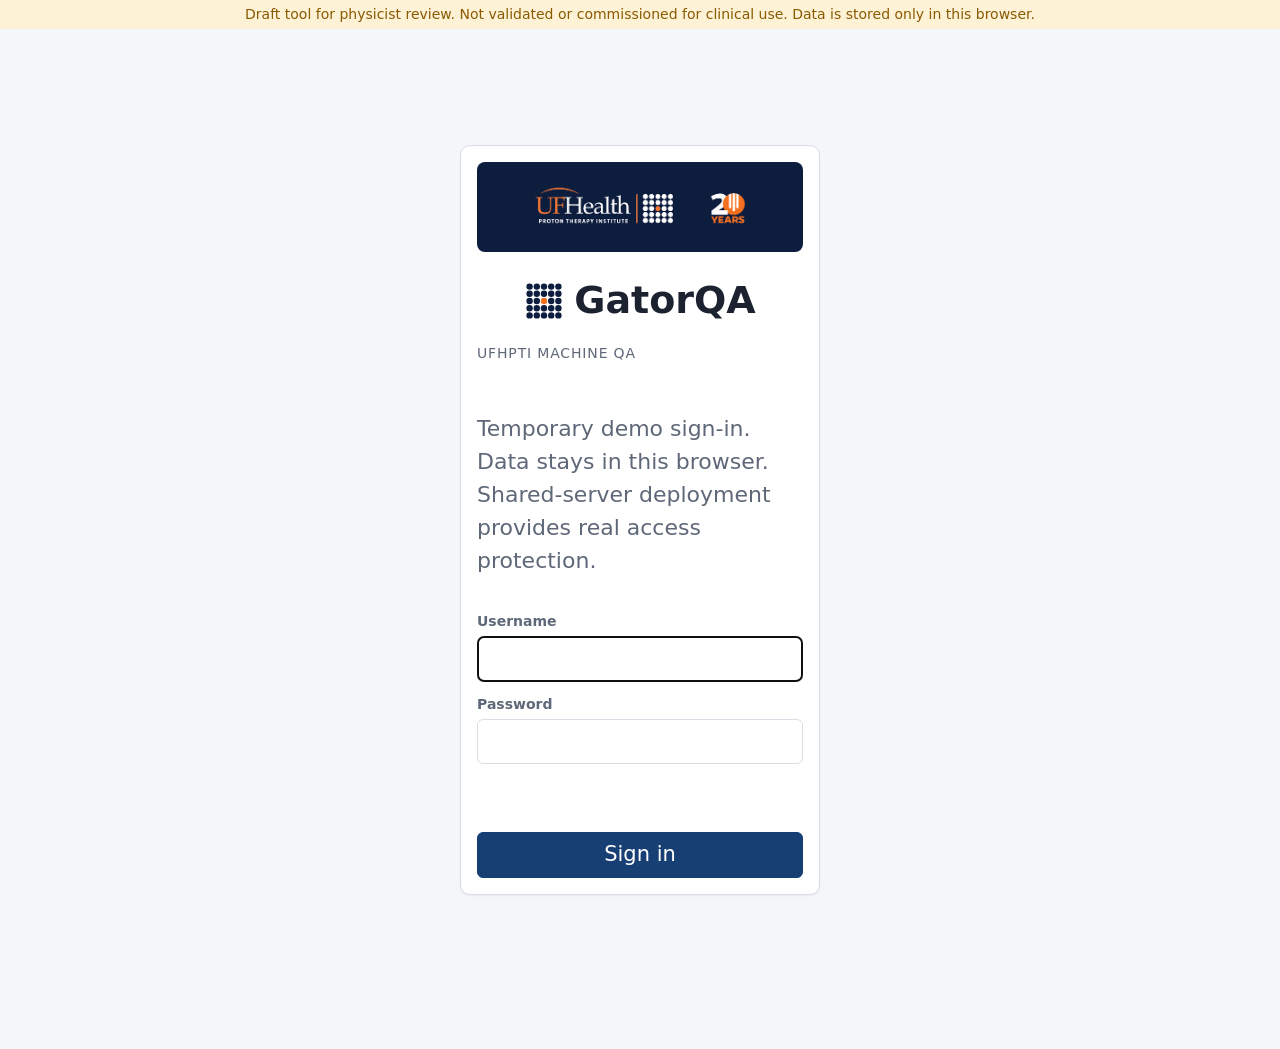
<file: docs/index.html>
<!doctype html>
<html lang="en">
<head>
  <meta charset="utf-8">
  <meta name="viewport" content="width=device-width, initial-scale=1">
  <title>GatorQA · UFHPTI Machine QA</title>
  <link rel="icon" type="image/svg+xml" href="gatorqa-logo.svg">
  <meta name="description" content="Daily, monthly and annual machine QA for the proton gantries, TrueBeam, CT simulator and MRI: scheduled QA lists per machine, Sphinx import, review and trends. Data stays in this browser.">
  <script src="theme.js?v=2dfe8fddcc"></script>
  <link rel="stylesheet" href="app.css?v=69efff1a4f">
  <link rel="icon" href="data:image/svg+xml,%3Csvg xmlns='http://www.w3.org/2000/svg' viewBox='0 0 16 16'%3E%3Ccircle cx='8' cy='8' r='7' fill='%231f5fae'/%3E%3Ccircle cx='8' cy='8' r='2.5' fill='white'/%3E%3C/svg%3E">
</head>
<body>
  <div class="draft-banner">Draft tool for physicist review. Not validated or commissioned for clinical use. Data is stored only in this browser.</div>
  <header class="topbar" id="topbar" hidden>
    <a class="brand-title" href="#/"><svg class="brand-mark" viewBox="0 0 100 100" aria-hidden="true"><g fill="currentColor"><circle cx="14" cy="14" r="8"/><circle cx="32" cy="14" r="8"/><circle cx="50" cy="14" r="8"/><circle cx="68" cy="14" r="8"/><circle cx="86" cy="14" r="8"/><circle cx="14" cy="32" r="8"/><circle cx="32" cy="32" r="8"/><circle cx="50" cy="32" r="8"/><circle cx="68" cy="32" r="8"/><circle cx="86" cy="32" r="8"/><circle cx="14" cy="50" r="8"/><circle cx="32" cy="50" r="8"/><circle cx="68" cy="50" r="8"/><circle cx="86" cy="50" r="8"/><circle cx="14" cy="68" r="8"/><circle cx="32" cy="68" r="8"/><circle cx="50" cy="68" r="8"/><circle cx="68" cy="68" r="8"/><circle cx="86" cy="68" r="8"/><circle cx="14" cy="86" r="8"/><circle cx="32" cy="86" r="8"/><circle cx="50" cy="86" r="8"/><circle cx="68" cy="86" r="8"/><circle cx="86" cy="86" r="8"/></g><circle cx="50" cy="50" r="8" fill="#f37021"/></svg><span class="brand-name">GatorQA</span><span class="brand-sub">UFHPTI Machine QA</span></a>
    <nav id="nav"></nav>
    <div class="who" id="who"></div>
  </header>
  <main id="app"></main>
  <div class="toast" id="toast" role="status" aria-live="polite"></div>
  <script src="hdr-import.js?v=c940e6b663"></script>
  <script src="derived.js?v=09e0501664"></script>
  <script src="wl-import.js?v=e3c146acb8"></script>
  <script src="xlsx.full.min.js?v=c9506197ca"></script>
  <script src="seed-data.js?v=7351243ee9"></script>
  <script src="mapped-import.js?v=d8d602b457"></script>
  <script src="local-backend.js?v=a078e5bb52"></script>
  <script src="monthly-workbook-data.js?v=01f92c8692"></script>
  <script src="monthly-workbooks.js?v=f0e4dfed1b"></script>
  <script src="app.js?v=3e9fa65a88"></script>
</body>
</html>
</file>
<file: docs/app.css>
:root {
  --bg: #f5f6f8;
  --surface: #ffffff;
  --surface-2: #eef0f4;
  --text: #1c2230;
  --muted: #5f6878;
  --border: #d9dde5;
  --accent: #1f5fae;
  --accent-text: #ffffff;
  --pass: #1d7a46;
  --pass-bg: #e3f4ea;
  --warn: #8a5a00;
  --warn-bg: #fdf1d6;
  --fail: #b42318;
  --fail-bg: #fde7e5;
  --info: #3d4a63;
  --info-bg: #e7ebf3;
  --band-warn: rgba(214, 160, 30, 0.16);
  --band-fail: rgba(180, 35, 24, 0.10);
  --shadow: 0 1px 2px rgba(20, 30, 50, 0.06);
  color-scheme: light;
}
@media (prefers-color-scheme: dark) {
  :root:not([data-theme="light"]) {
    --bg: #12161d;
    --surface: #1b2029;
    --surface-2: #242a35;
    --text: #e6e9ef;
    --muted: #9aa3b2;
    --border: #333a47;
    --accent: #6ea6ff;
    --accent-text: #0d1420;
    --pass: #5ccf8e;
    --pass-bg: #173325;
    --warn: #f0c060;
    --warn-bg: #3a2f14;
    --fail: #ff8a80;
    --fail-bg: #3d1c1a;
    --info: #b9c4d8;
    --info-bg: #263042;
    --band-warn: rgba(240, 192, 96, 0.14);
    --band-fail: rgba(255, 138, 128, 0.10);
    --shadow: none;
    color-scheme: dark;
  }
}
:root[data-theme="dark"] {
  --bg: #12161d; --surface: #1b2029; --surface-2: #242a35; --text: #e6e9ef; --muted: #9aa3b2; --border: #333a47;
  --accent: #6ea6ff; --accent-text: #0d1420; --pass: #5ccf8e; --pass-bg: #173325; --warn: #f0c060; --warn-bg: #3a2f14;
  --fail: #ff8a80; --fail-bg: #3d1c1a; --info: #b9c4d8; --info-bg: #263042;
  --band-warn: rgba(240, 192, 96, 0.14); --band-fail: rgba(255, 138, 128, 0.10); --shadow: none; color-scheme: dark;
}

* { box-sizing: border-box; }
[hidden] { display: none !important; }
body {
  margin: 0;
  background: var(--bg);
  color: var(--text);
  font: 16px/1.45 "Segoe UI", system-ui, -apple-system, sans-serif;
}
a { color: var(--accent); }
h1 { font-size: 26px; margin: 0 0 4px; }
h2 { font-size: 20px; margin: 24px 0 8px; }
h3 { font-size: 18px; margin: 0 0 6px; }
.muted { color: var(--muted); }
.small { font-size: 14px; }

.draft-banner {
  background: var(--warn-bg);
  color: var(--warn);
  text-align: center;
  font-size: 14px;
  padding: 4px 16px;
}
.topbar {
  display: flex;
  align-items: center;
  gap: 20px;
  padding: 10px 24px;
  background: var(--surface);
  border-bottom: 1px solid var(--border);
  flex-wrap: wrap;
}
.brand { font-weight: 700; text-decoration: none; color: var(--text); }
#nav { display: flex; gap: 4px; flex-wrap: wrap; flex: 1; }
#nav a {
  text-decoration: none;
  color: var(--muted);
  padding: 6px 10px;
  border-radius: 6px;
}
#nav a.active, #nav a:hover { background: var(--surface-2); color: var(--text); }
.who { display: flex; gap: 10px; align-items: center; color: var(--muted); }

main { max-width: 1200px; margin: 0 auto; padding: 24px 16px 64px; }
.page-head { display: flex; justify-content: space-between; align-items: flex-end; gap: 12px; flex-wrap: wrap; margin-bottom: 16px; }

.card {
  background: var(--surface);
  border: 1px solid var(--border);
  border-radius: 10px;
  padding: 16px;
  box-shadow: var(--shadow);
}
.grid { display: grid; grid-template-columns: repeat(auto-fill, minmax(320px, 1fr)); gap: 16px; }
.machine-card h3 { font-size: 19px; display: flex; justify-content: space-between; align-items: center; gap: 8px; }
.queue-row {
  display: grid;
  grid-template-columns: 1fr auto;
  gap: 4px 8px;
  padding: 10px 0;
  border-top: 1px solid var(--border);
  align-items: center;
}
.queue-row .actions { grid-row: span 2; }

table { width: 100%; border-collapse: collapse; background: var(--surface); }
th, td { text-align: left; padding: 8px 10px; border-bottom: 1px solid var(--border); vertical-align: middle; }
th { font-size: 16px; text-transform: uppercase; letter-spacing: 0.03em; color: var(--muted); font-weight: 600; background: var(--surface-2); }
tr.clickable { cursor: pointer; }
tr.clickable:hover td { background: var(--surface-2); }
tr.group td { background: var(--surface-2); font-weight: 600; font-size: 14px; text-transform: uppercase; letter-spacing: 0.03em; color: var(--muted); }
.table-wrap { overflow-x: visible; border: 1px solid var(--border); border-radius: 10px; }   /* tables fit the page; no sideways scrolling */
.table-wrap table { border: 0; }
.num { text-align: right; font-variant-numeric: tabular-nums; }

.chip {
  display: inline-block;
  padding: 2px 8px;
  border-radius: 999px;
  font-size: 14px;
  font-weight: 600;
  white-space: nowrap;
  background: var(--info-bg);
  color: var(--info);
}
.chip.pass, .chip.done, .chip.approved { background: var(--pass-bg); color: var(--pass); }
.chip.warn, .chip.due, .chip.pending { background: var(--warn-bg); color: var(--warn); }
.chip.fail, .chip.overdue, .chip.rejected { background: var(--fail-bg); color: var(--fail); }

button, .button {
  font: inherit;
  border: 1px solid var(--border);
  background: var(--surface);
  color: var(--text);
  padding: 6px 12px;
  border-radius: 6px;
  cursor: pointer;
  text-decoration: none;
  display: inline-block;
}
button.primary, .button.primary { background: var(--accent); border-color: var(--accent); color: var(--accent-text); }
button.danger { color: var(--fail); }
button.link { border: 0; background: none; color: var(--accent); padding: 0; }
button:disabled { opacity: 0.5; cursor: default; }
.icon-btn { padding: 2px 8px; }

label { display: block; font-size: 14px; color: var(--muted); font-weight: 600; }
input, select, textarea {
  font: inherit;
  color: var(--text);
  background: var(--surface);
  border: 1px solid var(--border);
  border-radius: 6px;
  padding: 6px 8px;
  width: 100%;
}
input[type="checkbox"] { width: auto; }
textarea { min-height: 60px; }
.form-grid { display: grid; grid-template-columns: repeat(auto-fill, minmax(200px, 1fr)); gap: 12px; }
.form-grid .wide { grid-column: 1 / -1; }
.field label { margin-bottom: 4px; }
.check { display: flex; gap: 6px; align-items: center; font-weight: 400; color: var(--text); font-size: 16px; }
.weekdays { display: flex; gap: 10px; flex-wrap: wrap; }
.row { display: flex; gap: 8px; align-items: center; flex-wrap: wrap; }
.row.nowrap { flex-wrap: nowrap; }
.spacer { flex: 1; }
.compact input, .compact select { padding: 4px 6px; min-width: 70px; }
.result-input { max-width: 140px; }

dialog {
  border: 1px solid var(--border);
  border-radius: 12px;
  background: var(--surface);
  color: var(--text);
  padding: 20px;
  width: min(640px, calc(100vw - 32px));
}
dialog::backdrop { background: rgba(10, 15, 25, 0.45); }
dialog .buttons { display: flex; justify-content: flex-end; gap: 8px; margin-top: 16px; }

.login { max-width: 360px; margin: 10vh auto; }
.login form { display: grid; gap: 12px; }
.error { color: var(--fail); }
.empty { padding: 32px; text-align: center; color: var(--muted); }
.summary { display: flex; gap: 24px; flex-wrap: wrap; margin-bottom: 16px; }
.summary div span { display: block; }

.toast {
  position: fixed;
  bottom: 20px;
  left: 50%;
  transform: translateX(-50%);
  background: var(--text);
  color: var(--bg);
  padding: 8px 16px;
  border-radius: 8px;
  opacity: 0;
  pointer-events: none;
  transition: opacity 0.2s;
  max-width: calc(100vw - 32px);
}
.toast.show { opacity: 1; }
.toast.bad { background: var(--fail); color: #fff; }

.chart { width: 100%; height: auto; background: var(--surface); border: 1px solid var(--border); border-radius: 10px; }
.chart text { fill: var(--muted); font-size: 13px; }
.chart .axis { stroke: var(--border); }
.chart .expected { stroke: var(--text); stroke-width: 2.2; fill: none; }
.chart .series { stroke: var(--accent); fill: none; stroke-width: 1.5; }
.chart .band-warn { fill: var(--band-warn); }
.chart .band-fail { fill: var(--band-fail); }
.chart circle.pass { fill: var(--pass); }
.chart circle.warn { fill: var(--warn); }
.chart circle.fail { fill: var(--fail); }
.chart circle.recorded { fill: var(--accent); }
.legend { display: flex; gap: 16px; flex-wrap: wrap; margin: 8px 0; font-size: 14px; color: var(--muted); }
.swatch { display: inline-block; width: 10px; height: 10px; border-radius: 2px; margin-right: 4px; vertical-align: middle; }
.swatch.warn { background: var(--band-warn); border: 1px solid var(--warn); }
.swatch.fail { background: var(--band-fail); border: 1px solid var(--fail); }

/* Simplified layouts: one action per row, details folded away until needed. */
.lead { font-size: 18px; margin: 0 0 16px; }
.setup-card { display: block; text-decoration: none; color: inherit; }
.setup-card:hover { border-color: var(--accent); }
.setup-card p { margin: 0; }
.stack { display: grid; gap: 10px; }
.list-row { display: grid; grid-template-columns: 1fr auto auto; gap: 12px; align-items: center; }
details.more { position: relative; display: inline-block; }
details.more summary { list-style: none; cursor: pointer; }
details.more summary::-webkit-details-marker { display: none; }
details.more .menu {
  position: absolute; right: 0; top: calc(100% + 4px); z-index: 5; min-width: 240px;
  background: var(--surface); border: 1px solid var(--border); border-radius: 8px; padding: 6px; box-shadow: 0 4px 16px rgba(0,0,0,0.15);
  display: grid;
}
details.more .menu a, details.more .menu button { text-align: left; padding: 8px 10px; border-radius: 6px; color: var(--text); text-decoration: none; font: inherit; }
details.more .menu a:hover, details.more .menu button:hover { background: var(--surface-2); }
details.more > summary.icon-action { display: inline-flex; align-items: center; justify-content: center; }   /* ⋮, as on Setup QA */
details.more .menu button.danger { color: var(--fail); }
.page-head details.more .menu { min-width: 0; white-space: nowrap; }   /* as wide as its words: on screen beside a short button */
.segmented { display: inline-flex; border: 1px solid var(--border); border-radius: 8px; overflow: hidden; }
.seg { border: 0; border-radius: 0; padding: 8px 18px; background: var(--surface); font-weight: 600; color: var(--muted); }
.seg + .seg { border-left: 1px solid var(--border); }
.seg.pass.on { background: var(--pass-bg); color: var(--pass); }
.seg.warn.on { background: var(--warn-bg); color: var(--warn); }
.seg.fail.on { background: var(--fail-bg); color: var(--fail); }
details.help, details.instructions { font-size: 15px; }
details.help summary, details.instructions summary { cursor: pointer; color: var(--accent); }
.pre { white-space: pre-wrap; margin-top: 6px; color: var(--muted); }
.step { margin-bottom: 12px; }
.section { padding: 0; margin-bottom: 12px; }
.section > summary { padding: 12px 16px; cursor: pointer; display: flex; justify-content: space-between; gap: 12px; align-items: center; }
.section-summary { font-size: 14px; color: var(--muted); }
.check-row { display: grid; grid-template-columns: 1fr auto 90px 1fr; gap: 12px; align-items: center; padding: 10px 16px; border-top: 1px solid var(--border); }
.check-input { display: flex; gap: 6px; align-items: center; }
.text-input { min-width: 0; width: 100%; max-width: 320px; }
.note-input { max-width: 320px; }
.submit-bar {
  position: sticky; bottom: 0; display: flex; gap: 12px; align-items: center; flex-wrap: wrap;
  padding: 12px 16px; margin-top: 12px; background: var(--surface); border: 1px solid var(--border); border-radius: 10px; box-shadow: 0 -2px 12px rgba(0,0,0,0.08);
}
label.inline { display: inline-flex; gap: 6px; align-items: center; font-weight: 400; color: var(--text); font-size: 16px; }
label.inline input { width: auto; }
.review-box { display: grid; gap: 8px; margin-top: 12px; }
.section-head { font-size: 20px; margin: 28px 0 10px; padding-bottom: 6px; border-bottom: 2px solid var(--accent); }
.directions { font-size: 15px; margin-top: 4px; }
.spark-grid { display: grid; grid-template-columns: repeat(auto-fill, minmax(240px, 1fr)); gap: 12px; margin-bottom: 8px; }
.spark-card { display: block; text-decoration: none; color: inherit; padding: 12px; border-left: 4px solid var(--border); }
.spark-card.pass { border-left-color: var(--pass); }
.spark-card.warn { border-left-color: var(--warn); }
.spark-card.fail { border-left-color: var(--fail); }
.spark-card:hover { border-color: var(--accent); }
.spark-head { display: flex; justify-content: space-between; align-items: center; gap: 8px; margin-bottom: 6px; font-size: 15px; }
.spark { width: 100%; height: 56px; display: block; }
.spark .series { stroke: var(--accent); fill: none; stroke-width: 1.25; }
.spark .band-warn { fill: var(--band-warn); }
.spark circle.pass { fill: var(--pass); } .spark circle.warn { fill: var(--warn); } .spark circle.fail { fill: var(--fail); }
.spark-foot { display: flex; justify-content: space-between; margin-top: 4px; }
.stat-row { display: grid; grid-template-columns: repeat(auto-fit, minmax(150px, 1fr)); gap: 16px; margin-bottom: 12px; }
.stat-value { font-size: 22px; font-weight: 600; font-variant-numeric: tabular-nums; }
.search { max-width: 360px; }
.result-card { display: grid; grid-template-columns: auto 1fr; gap: 6px 16px; align-items: baseline; }
.result-card dt { color: var(--muted); font-size: 14px; }
.result-card dd { margin: 0; }

@media (max-width: 640px) {
  .list-row, .check-row { grid-template-columns: 1fr; }
  .list-row > .chip { justify-self: start; }   /* the status at its own width, not across the card */
  .list-row details.more .menu { left: 0; right: auto; }   /* its ⋮ is at the left now: the menu opens rightwards, on screen */
  .topbar { padding: 10px 16px; gap: 8px; }
  main { padding: 16px 16px 48px; }
  .grid { grid-template-columns: 1fr; }
}

.warn-card { background: var(--warn-bg); color: var(--warn); border-color: var(--warn); gap: 12px; }
button.small { padding: 4px 10px; font-size: 14px; }
.toolbar { flex-wrap: wrap; gap: 12px; margin-bottom: 16px; }
.toolbar .search { flex: 1; min-width: 200px; }
label.inline select { width: auto; }
td.right { text-align: right; }
a.button.small { padding: 4px 12px; font-size: 15px; }
tr.row-overdue td:first-child { border-left: 3px solid var(--fail); }
.row.end { justify-content: flex-end; }

/* Several axes on one chart: X, Y, Z each get their own line colour. */
.chart .series.axis-0, .spark .series.axis-0 { stroke: var(--accent); }
.chart .series.axis-1, .spark .series.axis-1 { stroke: #d9822b; }
.chart .series.axis-2, .spark .series.axis-2 { stroke: #8e6bd1; }
.axis-legend { display: inline-flex; gap: 6px; margin-left: 8px; }
.axis-key { font-size: 14px; font-weight: 700; padding: 0; color: var(--axis); }   /* a coloured letter, no box */
.axis-key.axis-0, .axis-val.axis-0 { --axis: var(--accent); }
.axis-key.axis-1, .axis-val.axis-1 { --axis: #d9822b; }
.axis-key.axis-2, .axis-val.axis-2 { --axis: #8e6bd1; }
.axis-legend .axis-key + .axis-key { margin-left: 6px; }
.axis-val { color: var(--axis); font-weight: 600; }
.spark-head .axis-legend { margin-left: auto; margin-right: 6px; }
h2 .axis-legend { vertical-align: middle; }

/* Machines tab: a header row per machine, its QA lists indented beneath. */
tr.machine-row td { background: var(--surface-2); }
td.indent { padding-left: 28px; }

/* QA list editor: warn / fail / mode stacked in one Tolerance cell. */
.tol-cell { display: flex; flex-wrap: wrap; gap: 4px 10px; align-items: center; }
.tol-cell label.inline { white-space: nowrap; gap: 4px; }
.tol-cell label.inline input { width: 64px; min-width: 0; padding: 3px 6px; }
.tol-cell select { width: auto; padding: 3px 6px; font-size: 14px; }

/* UF Health Proton Therapy Institute branding (matches the TrueBeam Service Log): navy header, orange rule, logo. */
:root { --uf-navy: #0d1d3e; --uf-orange: #f37021; }  /* sampled from the UF Health logo */
:root[data-theme="light"] { --accent: #183f74; }
.topbar { background: var(--uf-navy); border-bottom: 4px solid var(--uf-orange); color: #fff; padding: 6px 24px; }
.brand { display: flex; align-items: center; gap: 12px; color: #fff; }
.brand-logo { width: 200px; height: 40px; object-fit: cover; object-position: center; display: block; }
.brand span { font-size: 17px; font-weight: 600; padding-left: 12px; border-left: 1px solid rgba(255, 255, 255, 0.35); }
#nav a { color: rgba(255, 255, 255, 0.8); }
#nav a.active, #nav a:hover { background: rgba(255, 255, 255, 0.14); color: #fff; }
#nav a.active { box-shadow: inset 0 -3px 0 var(--uf-orange); }
.who, .who a, .who .link { color: rgba(255, 255, 255, 0.85); }
.theme-toggle { background: transparent; border: 1px solid #7893a7; color: #fff; white-space: nowrap; padding: 4px 10px; }
.theme-toggle:hover { background: #2b526d; }
.section-head { border-bottom-color: var(--uf-orange); }
:root[data-theme="dark"] .topbar { background: var(--uf-navy); }
.login .brand-logo { width: 100%; height: 90px; margin: 0 0 8px; border-radius: 8px; }
@media (max-width: 640px) { .brand span { display: none; } .brand-logo { width: 180px; height: 36px; } }
.chart .unit-label { font-weight: 600; }

/* Chart axes and statistics. */
.chart .axis-title, .spark .axis-title { font-size: 13px; fill: var(--muted); font-weight: 600; }
.chart .axis-base, .spark .axis-base { stroke: var(--muted); }
.chart .stats-line { font-size: 14px; fill: var(--text); }
.spark .stats-line { font-size: 13px; fill: var(--text); }
.spark text { fill: var(--muted); font-size: 13px; }
.spark .axis { stroke: var(--border); }
.spark .expected { stroke: var(--text); stroke-width: 2; fill: none; }
.spark .band-fail { fill: var(--band-fail); }
.stats-line.axis-0 { fill: var(--accent); } .stats-line.axis-1 { fill: #d9822b; } .stats-line.axis-2 { fill: #8e6bd1; }
.spark { height: auto; }

/* Trends as a table, not panels; charts are dots (one colour per axis, status ring on warn/fail). */
.trend-row td { vertical-align: top; }
.trend-cell { width: 55%; min-width: 300px; }
.trend-cell .spark { width: 100%; height: auto; }
.chart .dot, .spark .dot { stroke-width: 0; }
.dot.single { fill: var(--accent); }
.dot.axis-0 { fill: var(--accent); } .dot.axis-1 { fill: #d9822b; } .dot.axis-2 { fill: #8e6bd1; }
.dot.st-warn { stroke: var(--warn); stroke-width: 2; }
.dot.st-fail { stroke: var(--fail); stroke-width: 2.5; }
.dot.single.st-warn { fill: var(--warn); } .dot.single.st-fail { fill: var(--fail); }
.legend .dot-key { display: inline-block; width: 9px; height: 9px; border-radius: 50%; margin-right: 4px; vertical-align: middle; }

/* Admin tab. */
td.center { text-align: center; }
.tick { color: var(--pass); font-weight: 700; }
.folder-cell { min-width: 320px; }
.folder-cell input { min-width: 260px; }

/* Tables size to their content instead of stretching across the page; long text wraps at a maximum column width. */
.table-wrap { display: inline-block; max-width: 100%; vertical-align: top; }
.table-wrap table { width: auto; max-width: 100%; }
th, td { max-width: 340px; overflow-wrap: anywhere; }
td .muted.small, td.small { overflow-wrap: break-word; }
/* Tables whose last column holds a chart or editing controls still get the room they need. */
.table-wrap:has(.trend-cell), .table-wrap:has(.tol-cell) { display: block; }
.table-wrap:has(.trend-cell) table, .table-wrap:has(.tol-cell) table { width: 100%; }
td.trend-cell, td.folder-cell { max-width: none; }
.folder-cell button { white-space: nowrap; flex: none; }
.folder-cell input { width: 360px; }
.folder-cell .folder-field > input { flex: 1 1 auto; width: auto; min-width: 0; }   /* the field and its Save share the cell */

/* Perform: title, then the directions block across the row, then the result (as in the myQA template). */
.check-row.with-directions .directions { grid-column: 1 / -1; }
.directions { margin: 0; padding: 10px 12px; border-left: 3px solid var(--uf-orange); background: var(--surface-2); border-radius: 6px; color: var(--text); font-size: 15px; }
.directions-label { font-size: 13px; font-weight: 700; text-transform: uppercase; letter-spacing: 0.04em; color: var(--muted); margin-bottom: 4px; }
.item-cell { min-width: 260px; max-width: 420px; }
.item-cell .directions { margin-top: 6px; font-size: 14px; }
th { white-space: normal; }

/* QA list editor: section headings stand out above their items; directions run the full width above each test. */
tr.section-row td {
  font-size: 18px; font-weight: 700; color: var(--text); background: var(--surface-2);
  border-top: 2px solid var(--uf-orange); padding: 12px 12px; letter-spacing: 0.01em;
}
tr.directions-row td { padding: 0 12px 10px; max-width: none; }
tr.directions-row .directions { margin: 0; }
tr.before-directions td { border-bottom: 0; }
/* In the list editor, directions sit above their test and are edited in place. */
tr.directions-above td { padding: 10px 12px 0; border-bottom: 0; }
tr.after-directions td { border-top: 0; }
.directions-edit { display: block; }
.directions-edit textarea { display: block; width: 100%; min-height: 38px; resize: vertical; font: inherit; font-size: 14px; line-height: 1.4; padding: 6px 8px; background: var(--surface); }
.add-directions { white-space: nowrap; margin-left: 4px; align-self: center; }
/* Each test's Edit button leads its row's actions, labelled, at the row's end. */
.row-actions { gap: 6px; align-items: center; }
.row-actions .edit-test { white-space: nowrap; font-weight: 600; }
.item-cell strong { font-size: 15px; }

/* Perform: section headings stand out more than the items in them. */
.section > summary strong { font-size: 18px; }
h2.section-head { font-size: 22px; }

/* Perform QA and Machines: Proton and Photon tables share one width and column layout. */
.fixed-wrap { display: block; width: 100%; max-width: 1080px; }
.fixed-table { width: 100%; table-layout: fixed; }
.fixed-table td, .fixed-table th { max-width: none; }
.fixed-table tbody tr:hover td { background: var(--surface-2); }
.fixed-table tr.first-of-machine td { border-top: 1px solid var(--border); }
.fixed-table td { padding: 10px 12px; }
.fixed-table .row.nowrap.end { flex-wrap: wrap; justify-content: flex-end; }
.modality-head { display: flex; align-items: baseline; gap: 10px; max-width: 1080px; }
#app[data-page="review"] .modality-head { max-width: none; }   /* as wide as the Review QA tables under it */
.modality-head .modality-count { font-size: 15px; font-weight: 500; color: var(--muted); }
.modality-head.proton { border-bottom-color: var(--uf-orange); }
.modality-head.photon { border-bottom-color: #3a7bd5; }
.lead { max-width: 1080px; }

/* Home icon (far left of the tabs) and the home dashboard. */
#nav a.home-link { display: inline-flex; align-items: center; padding: 6px 10px; }
.home-icon { display: block; }
.home-stats { display: grid; grid-template-columns: repeat(auto-fit, minmax(180px, 1fr)); gap: 12px; max-width: 1080px; margin-bottom: 8px; }
.home-stat { display: block; text-decoration: none; color: var(--text); background: var(--surface); border: 1px solid var(--border); border-left: 4px solid var(--border); border-radius: 8px; padding: 12px 14px; }
.home-stat:hover { background: var(--surface-2); }
.home-stat.pass { border-left-color: var(--pass); } .home-stat.due { border-left-color: var(--warn); } .home-stat.fail { border-left-color: var(--fail); }
.home-stat-value { font-size: 26px; font-weight: 700; font-variant-numeric: tabular-nums; }
.home-stat-label { font-size: 14px; color: var(--muted); }
.table-wrap.fixed-wrap table.fixed-table { width: 100%; }
/* Action buttons never squash into the column. */
td.right { max-width: none; white-space: nowrap; }
td.right .row.nowrap.end { flex-wrap: nowrap; }
.modality-head.simulation { border-bottom-color: #2e9d8f; }

/* Machines tab: machine header rows keep their own tint; hovering a QA-list row uses a lighter, distinct shade. */
.fixed-table tbody tr.machine-row td { background: color-mix(in srgb, var(--uf-navy) 9%, var(--surface)); border-top: 1px solid var(--border); }
.fixed-table tbody tr.machine-row:hover td { background: color-mix(in srgb, var(--uf-navy) 9%, var(--surface)); }
.fixed-table tbody tr:not(.machine-row):hover td { background: color-mix(in srgb, var(--accent) 6%, var(--surface)); }
:root[data-theme="dark"] .fixed-table tbody tr.machine-row td, :root[data-theme="dark"] .fixed-table tbody tr.machine-row:hover td { background: color-mix(in srgb, #ffffff 7%, var(--surface)); }
/* Buttons start at the same x in every row and table, so the columns line up top to bottom. */
.fixed-table td.right { text-align: left; }
.fixed-table td.right .row.nowrap.end { justify-content: flex-start; }
.category-tag { font-size: 13px; color: var(--muted); text-transform: uppercase; letter-spacing: 0.03em; margin-bottom: 2px; }

/* Drag and drop in the QA list editor. */
.drag-handle { cursor: grab; color: var(--muted); margin-right: 8px; font-size: 17px; user-select: none; }
tr[draggable="true"]:hover .drag-handle { color: var(--accent); }
tr.dragging td { opacity: 0.45; }
tr.drop-before td { box-shadow: inset 0 3px 0 var(--uf-orange); }
tr.drop-after td { box-shadow: inset 0 -3px 0 var(--uf-orange); }

/* Perform: measurements repeated per energy / spot, as one table (energy, measurement, reference, tolerance, action, status, comment, history, trend). */
.measure-block { padding: 10px 16px 14px; border-top: 1px solid var(--border); }
.measure-title { margin-bottom: 8px; font-size: 16px; }
.measure-wrap { display: block; width: 100%; }
.measure-table { width: 100%; }
.measure-table td, .measure-table th { padding: 6px 10px; max-width: none; }
.measure-table .result-input { max-width: 110px; }
.measure-table .note-input { max-width: 180px; min-width: 120px; }
.history-cell { white-space: nowrap; }
.hist { display: inline-block; min-width: 44px; text-align: center; padding: 1px 6px; margin-right: 4px; border-radius: 4px; font-size: 14px; font-variant-numeric: tabular-nums; background: var(--pass-bg); color: var(--pass); }
.hist.warn { background: var(--warn-bg); color: var(--warn); }
.hist.fail { background: var(--fail-bg); color: var(--fail); }
.hist.recorded { background: var(--info-bg); color: var(--info); }
tr.quick-trend td { background: var(--surface-2); }
tr.quick-trend .spark { max-width: none; }

.rename-target { cursor: text; border-bottom: 1px dashed transparent; }
.rename-target:hover { border-bottom-color: var(--accent); }
.rename-input { font: inherit; font-weight: 700; width: 100%; min-width: 220px; }
.auto-read { margin: 6px 0 8px; }

/* Portal name at the far right of the header, in a serif face like the UF Health wordmark. */
.brand-title {
  order: -1; margin-right: 4px; padding-right: 16px; border-right: 1px solid rgba(255, 255, 255, 0.35);
  text-decoration: none; color: var(--uf-orange); white-space: nowrap;   /* whole title in UF Health orange */
  font-family: Georgia, "Times New Roman", Times, serif; font-size: 21px; font-weight: 400; letter-spacing: 0.01em;
}
.brand-title:hover { color: var(--uf-orange); }   /* no colour change on hover */

.who { margin-left: auto; }
#nav { flex: 0 1 auto; }
.topbar { gap: 16px; }
@media (max-width: 900px) { .brand-title { font-size: 17px; } }

/* The UF Health logo sits at the right end of the header, on the same row as the signed-in person. */
.brand { order: 10; margin-left: 12px; }
.brand-logo { width: 150px; height: 30px; }
.brand-title { border-right: 0; padding-right: 8px; }

/* Setup QA action buttons wrap rather than overflow the table. */
.fixed-table td.right .row.nowrap.end { flex-wrap: wrap; row-gap: 4px; }

/* Header in two rows: tabs and the signed-in person on top; portal name (left) and UF Health logo (centre) below. */
.topbar {
  display: grid; grid-template-columns: 1fr auto 1fr; grid-template-areas: "nav nav who" "title logo spacer";
  align-items: center; row-gap: 6px; column-gap: 16px; padding: 8px 24px 10px;
}
#nav { grid-area: nav; }
.who { grid-area: who; margin-left: 0; justify-self: end; }
.brand-title { grid-area: title; order: 0; justify-self: start; padding: 0; margin: 0; }
.brand { grid-area: logo; order: 0; margin: 0; justify-self: center; }
.brand-logo { width: 170px; height: 34px; }
@media (max-width: 1200px) { .topbar { grid-template-columns: 1fr auto; grid-template-areas: "nav who" "title logo"; } .brand { justify-self: end; } }
/* Status chips may wrap inside narrow table cells instead of overflowing. */
.fixed-table .chip { white-space: normal; line-height: 1.3; }

/* One compact bar, as in RadMachine: brand at the left, home icon and tabs, then the person at the right. */
.topbar { display: flex; flex-wrap: nowrap; align-items: center; gap: 6px; padding: 0 20px; min-height: 52px; border-bottom-width: 3px; }
.brand-title { font-family: "Segoe UI", system-ui, sans-serif; font-size: 20px; font-weight: 700; letter-spacing: 0.02em; margin-right: 10px; padding: 0; order: 0; }
#nav { flex: 1 1 auto; flex-wrap: nowrap; gap: 2px; }
#nav a { padding: 15px 9px; border-radius: 0; font-weight: 600; font-size: 15px; }
#nav a.active { background: rgba(255, 255, 255, 0.16); box-shadow: inset 0 -3px 0 var(--uf-orange); }
#nav a.home-link { padding: 12px 12px; }
.who { margin-left: auto; gap: 12px; font-size: 15px; white-space: nowrap; }
.brand { order: 0; margin: 0 0 0 14px; justify-self: auto; }
.brand-logo { width: 120px; height: 24px; }
@media (max-width: 1000px) { .brand { display: none; } .topbar { flex-wrap: wrap; } }
#nav a { white-space: nowrap; }
.topbar { flex-wrap: wrap; }

/* One bar, always: nothing wraps; the tabs scroll sideways if the window is too narrow. */
.topbar { flex-wrap: nowrap; overflow: hidden; }
#nav { overflow-x: auto; scrollbar-width: none; min-width: 0; }
#nav::-webkit-scrollbar { display: none; }
.brand-title { flex: none; font-size: 18px; }
.who { flex: none; gap: 10px; font-size: 15px; }
.theme-toggle { padding: 4px 8px; font-size: 14px; }
@media (max-width: 1000px) { .topbar { flex-wrap: nowrap; } .brand-title { font-size: 16px; } #nav a { padding: 15px 8px; font-size: 15px; } }

.who .person { display: inline-flex; align-items: center; gap: 5px; }
.person-icon { display: block; }

.active-tag { color: var(--pass); font-weight: 600; font-size: 14px; }

.fixed-table tbody td { padding-left: 24px; }
.fixed-table tbody td.indent { padding-left: 40px; }
.fixed-table tbody tr.machine-row td { padding-left: 12px; }
.fixed-table tbody td.center { padding-left: 12px; }
.measure-table tbody td, .table-wrap:not(.fixed-wrap) tbody td { padding-left: 20px; }
.fixed-table th { white-space: normal; line-height: 1.2; }   /* headers may wrap now that they are larger */

/* GatorQA mark: the UF Proton dot grid in white on the navy bar, centre spot orange. */
.brand-title { display: inline-flex; align-items: baseline; gap: 8px; }
.brand-mark { width: 26px; height: 26px; align-self: center; color: #fff; flex: none; }
.brand-name { font-family: "Segoe UI", system-ui, sans-serif; font-weight: 700; font-size: 22px; letter-spacing: 0.01em; }
.brand-sub { font-family: "Segoe UI", system-ui, sans-serif; font-weight: 400; font-size: 14px; color: rgba(255, 255, 255, 0.75); letter-spacing: 0.04em; text-transform: uppercase; }
@media (max-width: 1100px) { .brand-sub { display: none; } }
.login-title { display: flex; align-items: center; justify-content: center; gap: 10px; margin-bottom: 2px; }
.login-mark { width: 40px; height: 40px; }
.login-sub { margin-top: 0; letter-spacing: 0.06em; text-transform: uppercase; font-size: 14px; }

.trend-icon { vertical-align: -3px; }
#nav a .trend-icon { margin-right: 2px; }

/* History values sit in fixed-width slots so they line up under the dates in the header row. */
.hist { width: 78px; min-width: 78px; box-sizing: border-box; }
.hist.empty { background: transparent; color: var(--muted); }
.hist.date { background: transparent; color: var(--muted); font-weight: 600; text-transform: none; letter-spacing: 0; padding: 0 2px; white-space: nowrap; }
.measure-table tr.hist-dates th { padding-top: 0; border-top: 0; }
/* A table under one with the same columns: its column-names row takes no room on screen but stays in the table, so
   screen readers still read each cell's column names (Measured, Unit, Result…). */
.measure-table tr.qa-col-names.repeat > th { height:0 !important; padding-top:0 !important; padding-bottom:0 !important; border:0 !important; line-height:0 !important; font-size:0 !important; overflow:hidden; }

.result-input.from-file { background: var(--surface-2); color: var(--text); cursor: default; }
.result-input.from-file::placeholder { font-style: italic; }
.inactive-tag { color: var(--muted); font-weight: 600; font-size: 14px; }
.icon-link { display: inline-flex; padding: 4px 8px; border-radius: 6px; } .icon-link:hover { background: var(--surface-2); }

/* Header search box, left of the account icon. */
.topbar-search { width: 170px; padding: 5px 10px; border: 1px solid rgba(255, 255, 255, 0.3); border-radius: 6px; background: rgba(255, 255, 255, 0.12); color: #fff; font-size: 15px; }
.topbar-search::placeholder { color: rgba(255, 255, 255, 0.7); }
.topbar-search:focus { outline: 2px solid var(--uf-orange); background: rgba(255, 255, 255, 0.18); }
@media (max-width: 1000px) { .topbar-search { width: 120px; } }

/* Sortable column headers and table filter boxes. */
th.sortable { cursor: pointer; user-select: none; }
th.sortable:hover { color: var(--text); }
.sort-arrow { margin-left: 4px; font-size: 13px; opacity: 0.45; }
th[data-sort] .sort-arrow { opacity: 1; color: var(--uf-orange); }
.filter-row { margin: 0 0 8px; }
.filter-box { width: 320px; max-width: 100%; padding: 6px 10px; border: 1px solid var(--border); border-radius: 6px; background: var(--surface); color: var(--text); font-size: 15px; }

/* Nothing scrolls sideways: tables and their inputs shrink to the page instead. */
.table-wrap, .measure-wrap { max-width: 100%; }
.measure-table { table-layout: fixed; width: 100%; }
.measure-table td, .measure-table th { padding: 6px 6px; }
.measure-table .result-input, .measure-table .note-input { width: 100%; max-width: 100%; min-width: 0; box-sizing: border-box; }
.history-cell { white-space: normal; }
.hist { width: 64px; min-width: 64px; margin: 1px 2px 1px 0; padding: 1px 3px; font-size: 13px; }
.hist.date { line-height: 1.1; }
.hist.date .yr { font-weight: 400; font-size: 12px; }
td.trend-cell svg { max-width: 100%; height: auto; }
td.history-cell, th.history-cell { padding-left: 6px; }

/* Trend charts: lines between results, a key, and the Absolute / Δ toggle. */
.chart .series, .spark .series { fill: none; stroke-width: 1.4; opacity: 0.75; }
.chart .series.single, .spark .series.single { stroke: var(--accent); }
.key-text { font-size: 15px; fill: var(--text); font-weight: 600; }
.spark .key-text { font-size: 19px; }   /* small charts are scaled down, so the key is drawn larger */
.chart-box .chart-mode { display: flex; gap: 10px; justify-content: flex-end; margin: 0 0 2px; }
.chart-box.small .chart-mode { gap: 6px; }
.chart-mode .link { color: var(--text); text-decoration: none; }
.chart-mode .link.on { color: var(--text); font-weight: 700; text-decoration: underline; text-underline-offset: 3px; }   /* same colour either way; the chosen one is bold and underlined */
.chart-box svg { display: block; width: 100%; height: auto; }
/* Headers wrap at spaces only, never mid-word. */
th { overflow-wrap: normal; word-break: normal; }
.measure-table th { font-size: 14px; letter-spacing: 0.02em; }

/* Directions inside a measurement row read as a small note under the test name. */
.measure-table .directions.in-cell { margin: 4px 0 0; padding: 4px 8px; font-size: 13px; border-left-width: 2px; }
.measure-table .directions.in-cell .directions-label { font-size: 11px; }
.measure-table td:first-child .category-tag { margin: 2px 0 0; }

/* "(Δ +0.30 mm)" after the Result chip: plain, quiet text in the form's one reading size; the chip carries the colour.
   It breaks only between its parts (after the comma of a percent limit), never inside a number and its unit. */
.result-dev { margin-left: 6px; color: var(--muted); font-variant-numeric: tabular-nums; }
.result-dev > span { white-space: nowrap; }

/* X, Y and Z of one offset on one row. */
.axis-inputs { display: flex; flex-wrap: wrap; align-items: center; gap: 6px; }
.axis-field { display: inline-flex; align-items: center; gap: 3px; }
.axis-field .result-input { width: 62px; min-width: 0; }
.axis-key { font-weight: 700; font-size: 13px; color: var(--axis, var(--muted)); }
.axis-field.axis-0, .hist-axis .axis-key.axis-0 { --axis: var(--accent); }
.axis-field.axis-1, .hist-axis .axis-key.axis-1 { --axis: #d9822b; }
.axis-field.axis-2, .hist-axis .axis-key.axis-2 { --axis: #8e6bd1; }
.axis-calc { margin-top: 4px; }
.axis-calc .result-input { width: 70px; min-width: 0; }
.hist-axis { white-space: nowrap; }
.hist-axis .axis-key { display: inline-block; width: 12px; }

.axis-field .axis-key { display: inline-block; min-width: 14px; text-align: center; color: var(--axis); }
.axis-field .result-input { width: 56px; }
.axis-inputs { gap: 4px; }

/* Chart key as ordinary text under the drawing. */
.chart-key { display: flex; flex-wrap: wrap; gap: 4px 14px; margin: 4px 0 2px; font-size: 15px; color: var(--text); }
.chart-box.small .chart-key { font-size: 14px; gap: 2px 10px; }
.key-item { display: inline-flex; align-items: center; gap: 5px; white-space: nowrap; }
.key-swatch { display: inline-block; width: 18px; height: 10px; border-radius: 2px; }
.key-swatch.line { height: 0; border-top: 2px solid var(--accent); position: relative; }
.key-swatch.line::after { content: ""; position: absolute; left: 6px; top: -4px; width: 6px; height: 6px; border-radius: 50%; background: inherit; background-color: var(--accent); }
.key-swatch.line.axis-0, .key-swatch.line.axis-0::after { border-color: var(--accent); background-color: var(--accent); }
.key-swatch.line.axis-1, .key-swatch.line.axis-1::after { border-color: #d9822b; background-color: #d9822b; }
.key-swatch.line.axis-2, .key-swatch.line.axis-2::after { border-color: #8e6bd1; background-color: #8e6bd1; }
.key-swatch.ref { height: 0; border-top: 2px solid var(--text); }
.key-swatch.band-warn { background: var(--band-warn); }
.key-swatch.band-fail { background: var(--band-fail); }

.changed-note { color: var(--uf-orange); font-weight: 600; }

/* X, Y, Z and 3D stacked in one column, one per line. */
.axis-inputs { flex-direction: column; align-items: stretch; gap: 3px; }
.axis-field { display: grid; grid-template-columns: 24px 1fr auto; align-items: center; gap: 4px; }
.axis-field .result-input, .axis-field.axis-calc .result-input { width: 100%; min-width: 0; max-width: 90px; }
.axis-field.axis-calc .axis-key { color: var(--muted); font-size: 12px; }

/* History: one line of equal slots separated by lines; the header dates line up above the values. */
.hist-row { display: inline-flex; white-space: nowrap; }
.hist-row .hist { width: 64px; min-width: 64px; margin: 0; border-radius: 0; padding: 2px 3px; }
.hist-row .hist + .hist { border-left: 1px solid var(--border); }
.hist-row .hist:first-child { border-radius: 4px 0 0 4px; }
.hist-row .hist:last-child { border-radius: 0 4px 4px 0; }
.hist-row .hist[hidden] { display: none; }
.history-cell { white-space: nowrap; }
.hist-axis .hist-row { vertical-align: middle; }

/* Perform QA: the list's title row is frozen at the top of the page while scrolling. */
.sticky-head { position: sticky; top: 0; z-index: 6; background: var(--bg, var(--surface)); padding: 10px 0 8px; margin: -8px 0 12px; border-bottom: 2px solid var(--uf-orange); }
.sticky-head h1 { font-size: 22px; margin: 0; }

/* Machine Trends table: history column beside the chart. */
.trend-table { width: 100%; table-layout: fixed; }
.trend-table tr.hist-dates th { padding-top: 0; border-top: 0; }

/* Perform QA rows in the Monthly QA layout. */
.measure-table td.qa-n { color: var(--text); font-variant-numeric: tabular-nums; font-size: 16px; font-weight: 600; white-space: nowrap; }
.measure-table td.qa-label strong { display: block; }
.qa-limits { display: block; font-size: 13px; color: var(--uf-navy); margin-top: 2px; }
.measure-table td.qa-unit { color: var(--muted); font-size: 14px; }
.measure-table td.qa-measured .pass-fail { flex-wrap: wrap; }
.chip { text-transform: none; }
.chip.pass, .chip.warn, .chip.fail { font-size: 13px; letter-spacing: 0.03em; font-weight: 700; }

/* Calmer tables: no vertical rules, lighter zebra, quiet notes, comments on demand. */
.measure-table th + th, .measure-table td + td { border-left: 0; }
.measure-table tbody tr:nth-child(even) td { background: transparent; }
.measure-table tbody tr:hover td { background: color-mix(in srgb, var(--surface-2) 60%, transparent); }
.measure-table th { background: transparent; border-bottom: 2px solid var(--border); color: var(--muted); font-size: 13px; letter-spacing: 0.06em; }
.measure-table td { padding: 8px 6px; }
.qa-sub { display: block; font-size: 13px; color: var(--muted); line-height: 1.35; margin-top: 2px; font-weight: 400; }
.measure-title .qa-sub { margin-top: 1px; }
.measure-table .note-btn { opacity: 0.45; padding: 2px 6px; }
.measure-table .note-btn:hover { opacity: 1; }
.measure-table td.qa-comment .note-input { margin-top: 2px; }
.measure-table .result-input { border-color: var(--border); }
.card.section > summary strong { font-size: 15px; letter-spacing: 0.04em; text-transform: uppercase; color: var(--muted); }
.measure-block { margin-top: 6px; }
.measure-title strong { font-size: 15px; }
.machine-link { color: inherit; text-decoration: none; } .machine-link:hover strong { text-decoration: underline; }

.measure-table td.qa-measured { white-space: nowrap; }
.measure-table .pass-fail { display: inline-flex; flex-wrap: nowrap; }
.measure-table .pass-fail button { white-space: nowrap; padding: 4px 9px; font-size: 14px; }
.measure-table td.qa-unit { white-space: nowrap; }
.measure-table th { white-space: nowrap; letter-spacing: 0.04em; }
.measure-table td.qa-comment { text-align: center; }

/* An X / Y / Z table reads as one item: no lines between its rows. */
.axis-table tbody tr:not(:last-child) td { border-bottom: 0; }
.axis-table tbody td { padding-top: 4px; padding-bottom: 4px; }
.measure-table td.qa-n-span { vertical-align: middle; text-align: center; }

/* Axis labels (X, Y, Z, Pitch, Roll, Rotation) are never coloured as text; only the chart lines carry colour. */
.axis-key, .axis-val, .axis-legend .axis-key, .hist-axis .axis-key, .axis-field .axis-key, .stats-line.axis-0, .stats-line.axis-1, .stats-line.axis-2 { color: inherit; fill: currentColor; font-weight: 600; }
.axis-val { font-weight: 500; }

/* Machine Trends tables share the Perform QA look; the chart sits in the last column. */
.trend-table td.trend-cell { padding: 4px 6px; vertical-align: middle; }
.trend-table td.trend-cell .chart-box .chart-mode { font-size: 13px; }
.trend-table tr.trend-row td { cursor: pointer; }

/* Green start dot in front of a due QA list. */
td.list-cell { display: flex; align-items: center; gap: 8px; }
.start-dot { flex: none; width: 22px; height: 22px; border-radius: 50%; background: var(--pass); color: #fff; font-size: 11px; display: inline-flex; align-items: center; justify-content: center; text-decoration: none; padding-left: 2px; }
.start-dot:hover { filter: brightness(1.1); }

/* Trend tables: the chart fits its column; a one-series chart needs no key (the row is the name). */
.trend-table .chart-key .key-item { white-space: normal; }
.trend-table .chart-box:not(.multi) .chart-key { display: none; }
.trend-table .chart-box .chart-mode { font-size: 13px; gap: 6px; }
.trend-table td.num { white-space: nowrap; }
.trend-table td.trend-cell .chart-box svg { min-width: 0; }

/* Status chips on Machine Trends filter the tables. */
button.chip-filter { cursor: pointer; border: 1px solid transparent; font: inherit; font-size: 13px; font-weight: 700; }
button.chip-filter.on { outline: 2px solid currentColor; outline-offset: 1px; }
button.chip-filter:hover { filter: brightness(0.95); }

/* Table titles (the measurement name, its directions and its limits) read large. */
.measure-title { margin: 10px 0 6px; }
.measure-title strong { font-size: 22px; font-weight: 700; display: block; }
.measure-title .qa-sub { font-size: 16px; color: var(--text); margin-top: 2px; }
.measure-title .qa-limits { font-size: 16px; font-weight: 600; margin-top: 2px; }

/* "Spot 1 · 226.4 MeV" stays on one line in energy and axis tables. */
.energy-table td.qa-label strong { white-space: nowrap; }

/* Pass-rate rings. */
.ring-row { display: flex; flex-wrap: wrap; gap: 18px 28px; margin: 4px 0 16px; }
.ring { display: flex; flex-direction: column; align-items: center; width: 150px; text-align: center; }
.ring-svg { width: 88px; height: 88px; }
.ring-track { fill: none; stroke: var(--border); stroke-width: 9; }
.ring-seg { fill: none; stroke-width: 9; stroke-linecap: butt; }
.ring-pass { stroke: var(--pass); } .ring-warn { stroke: var(--warn); } .ring-fail { stroke: var(--fail); }
.ring-pct { font-size: 20px; font-weight: 700; fill: var(--text); }
.ring-title { font-size: 14px; font-weight: 600; margin-top: 4px; }
.ring-sub { font-size: 13px; color: var(--muted); }

/* Per-test pass ring in the "30 days" column. */
.ring.mini { width: auto; }
.ring.mini .ring-svg { width: 44px; height: 44px; }
.ring.mini .ring-pct { font-size: 17px; }
td.ring-cell, th.ring-cell { text-align: center; padding: 2px 4px; }

/* Rings: thick, green for passed and red for the rest. */
.ring-track { stroke-width: 14; }
.ring-seg { stroke-width: 14; }
.ring-warn { stroke: var(--fail); }
.ring.mini .ring-svg { width: 52px; height: 52px; }

/* Top bar: keep every tab visible on a 1250 px window now the fonts are larger. */
.topbar { gap: 10px; }
@media (max-width: 1400px) { #nav a { padding: 15px 7px; font-size: 14px; } .brand-sub { display: none; } .topbar-search { width: 140px; } }

/* Chart bands: within warning is green; between warning and action is yellow. */
:root { --band-warn: rgba(29, 122, 70, 0.16); --band-fail: rgba(240, 160, 40, 0.18); }
@media (prefers-color-scheme: dark) { :root:not([data-theme="light"]) { --band-warn: rgba(80, 200, 120, 0.18); --band-fail: rgba(240, 170, 60, 0.16); } }
:root[data-theme="dark"] { --band-warn: rgba(80, 200, 120, 0.18); --band-fail: rgba(240, 170, 60, 0.16); }

/* Bands: green inside the warning limits, orange between warning and action. */
:root { --band-warn: rgba(29, 122, 70, 0.22); --band-fail: rgba(243, 112, 33, 0.28); }
@media (prefers-color-scheme: dark) { :root:not([data-theme="light"]) { --band-warn: rgba(80, 200, 120, 0.22); --band-fail: rgba(243, 140, 60, 0.26); } }
:root[data-theme="dark"] { --band-warn: rgba(80, 200, 120, 0.22); --band-fail: rgba(243, 140, 60, 0.26); }

/* Within-warning band in baby blue; the biggest outlier ringed. */
:root { --band-warn: rgba(120, 180, 230, 0.30); }
@media (prefers-color-scheme: dark) { :root:not([data-theme="light"]) { --band-warn: rgba(120, 180, 230, 0.26); } }
:root[data-theme="dark"] { --band-warn: rgba(120, 180, 230, 0.26); }
.chart .outlier, .spark .outlier { fill: none; stroke: var(--fail); stroke-width: 2; }

/* Chart: green inside warning; month gridlines; a clicked dot lights up with its details. */
:root { --band-warn: rgba(29, 122, 70, 0.22); }
@media (prefers-color-scheme: dark) { :root:not([data-theme="light"]) { --band-warn: rgba(80, 200, 120, 0.22); } }
:root[data-theme="dark"] { --band-warn: rgba(80, 200, 120, 0.22); }
.chart .month-line, .spark .month-line { stroke: var(--border); stroke-width: 1; }
.chart .month-label, .spark .month-label { fill: var(--muted); }
.chart .dot, .spark .dot { cursor: pointer; }
.chart .dot.selected, .spark .dot.selected { stroke: var(--uf-orange); stroke-width: 3; r: 6; }
.dot-label rect { fill: var(--surface); stroke: var(--uf-orange); stroke-width: 1.5; }
.dot-label text { fill: var(--text); font-size: 13px; font-weight: 600; }

/* Stacked subplots for the absolute view of X / Y / Z. */
.subplot { margin-top: 6px; }
.subplot-title { font-weight: 700; font-size: 15px; margin: 4px 0 2px; }
.chart-box.small .subplot-title { font-size: 13px; }

/* Setup QA row actions: three icons and a quiet more-menu. */
.icon-actions { gap: 4px; }
.icon-action { width: 32px; height: 32px; padding: 0; border: 1px solid var(--border); border-radius: 6px; background: var(--surface); font-size: 17px; line-height: 1; cursor: pointer; color: var(--text); }
.icon-action:hover { background: var(--surface-2); }
.icon-action.danger { color: var(--fail); }
.more-wrap { position: relative; display: inline-block; }
.more-menu { position: absolute; right: 0; top: 36px; z-index: 20; min-width: 160px; background: var(--surface); border: 1px solid var(--border); border-radius: 8px; box-shadow: 0 6px 20px rgba(0,0,0,0.12); padding: 4px; display: flex; flex-direction: column; }
.more-menu[hidden] { display: none; }
.more-item { text-align: left; background: none; border: 0; padding: 7px 10px; border-radius: 5px; cursor: pointer; color: var(--text); font: inherit; font-size: 14px; }
.more-item:hover { background: var(--surface-2); }
.icon-actions { flex-wrap: nowrap !important; }

/* Dashboard: pass ring beside the last result. */
.last-result-row { display: flex; align-items: center; gap: 10px; }
.last-result-row .ring.mini .ring-svg { width: 44px; height: 44px; }
.last-result-text { flex: 1; min-width: 0; }
.list-line { display: flex; align-items: center; gap: 8px; margin: 2px 0; }
.list-line + .list-line { margin-top: 10px; }
.list-line .start-dot { width: 20px; height: 20px; font-size: 8px; }

/* Dashboard tiles: number and label centred. */
.home-stat { text-align: center; display: flex; flex-direction: column; align-items: center; justify-content: center; }
.home-stat-value { font-size: 34px; font-weight: 700; line-height: 1.1; }
.home-stat-label { max-width: 90%; }

/* Numbers sit centred in their columns. */
td.num, th.num, .measure-table td.qa-n, .measure-table td.qa-unit, .measure-table td.qa-measured, .measure-table td:has(> .chip), .measure-table th { text-align: center; }
.measure-table th:nth-child(2), .measure-table td.qa-label { text-align: left; }
.measure-table td.qa-measured .result-input, .measure-table td.qa-measured .text-input { text-align: center; }
.fixed-table td.center { text-align: center; }

/* Trend fit: a dashed line through the results, dotted where it is projected past the last result. */
.chart .fit, .spark .fit { fill: none; stroke: #c62828; stroke-width: 1.8; stroke-dasharray: 7 4; opacity: 0.9; }
.chart .fit.forecast, .spark .fit.forecast { stroke-dasharray: 2 4; }
.forecast-line { stroke: var(--border); stroke-width: 1; stroke-dasharray: 3 3; }
.key-swatch.fit { display: inline-block; width: 22px; height: 0; border-top: 2px dashed #c62828; vertical-align: middle; border-radius: 0; background: none; }
.key-swatch.fit.forecast { border-top-style: dotted; }

/* Every cell centred both ways; the test name stays left. The 30-days ring fits inside the row. */
.measure-table td, .measure-table th { vertical-align: middle; text-align: center; }
.measure-table td.qa-label, .measure-table th:nth-child(2), .measure-table td.qa-comment .note-input { text-align: left; }
.measure-table .hist-row { vertical-align: middle; }
.trend-table .chart-key { text-align: left; }
td.ring-cell, th.ring-cell { padding: 0 4px; line-height: 0; }
.ring.mini { display: inline-flex; vertical-align: middle; }
.ring.mini .ring-svg { width: 40px; height: 40px; }
.ring.mini .ring-pct { font-size: 16px; }
.ring.mini .ring-track, .ring.mini .ring-seg { stroke-width: 12; }

/* Inline charts under a row: full row width, larger text, and the key (what the red line is) shown. */
tr.quick-trend .chart-box { width: 100%; }
tr.quick-trend .spark { width: 100%; }
tr.quick-trend .spark text { font-size: 15px; }
tr.quick-trend .spark .stats-line { font-size: 15px; }
tr.quick-trend .spark .axis-title { font-size: 15px; }
.trend-table .chart-box:not(.multi) .chart-key { display: flex; }
.trend-table .chart-key { font-size: 14px; }

/* Instantiate dialog: machines as a grid of tick boxes. */
.machine-picks { display: grid; grid-template-columns: repeat(auto-fill, minmax(170px, 1fr)); gap: 6px 14px; }
.machine-picks label.check { font-weight: 500; }

/* Machine Trends: title and the machine / QA list / period pickers frozen at the top. */
.trends-head { align-items: center; }
.trends-head .row { flex-wrap: wrap; gap: 8px; justify-content: flex-end; }
.trends-head select { width: auto; min-width: 150px; }
.trends-head select[name="list"] { min-width: 230px; }

/* Setup QA: the machines a list is scheduled on, as small links. */
.sched-chips { display: flex; flex-wrap: wrap; gap: 4px 6px; }
.sched-chip { display: inline-block; padding: 2px 8px; border-radius: 999px; background: var(--surface-2); border: 1px solid var(--border); font-size: 13px; color: var(--text); text-decoration: none; }
.sched-chip:hover { border-color: var(--accent); }
.sched-chip.off { color: var(--muted); border-style: dashed; }

/* List editor: the header row stays pinned under the page title while scrolling. */
table.list-editor thead th { position: sticky; top: var(--sticky-top, 0px); z-index: 5; background: var(--surface); box-shadow: 0 1px 0 var(--border); }

/* List editor: "Values for" switch; a machine's own value stands out from the grey default. */
.values-for { align-items: center; gap: 16px; }
.values-for h2 { margin: 0; }
.values-for select { width: auto; min-width: 220px; }
.machine-mode table.list-editor thead th { background: var(--surface-2); }
input.own-value { border-color: var(--uf-orange, #fa4616); background: rgba(250, 70, 22, 0.06); font-weight: 600; }

/* Six series colours (spot tables chart six spots); fits on a several-series chart take their series' colour. */
.chart .series.axis-3, .spark .series.axis-3 { stroke: #00897b; }
.dot.axis-3 { fill: #00897b; }
.stats-line.axis-3 { fill: #00897b; font-weight: 600; }
.key-swatch.line.axis-3, .key-swatch.line.axis-3::after { border-color: #00897b; background-color: #00897b; }
.outlier.axis-3 { stroke: #00897b; }
.chart .series.axis-4, .spark .series.axis-4 { stroke: #8d6e63; }
.dot.axis-4 { fill: #8d6e63; }
.stats-line.axis-4 { fill: #8d6e63; font-weight: 600; }
.key-swatch.line.axis-4, .key-swatch.line.axis-4::after { border-color: #8d6e63; background-color: #8d6e63; }
.outlier.axis-4 { stroke: #8d6e63; }
.chart .series.axis-5, .spark .series.axis-5 { stroke: #546e7a; }
.dot.axis-5 { fill: #546e7a; }
.stats-line.axis-5 { fill: #546e7a; font-weight: 600; }
.key-swatch.line.axis-5, .key-swatch.line.axis-5::after { border-color: #546e7a; background-color: #546e7a; }
.outlier.axis-5 { stroke: #546e7a; }
.chart .fit.axis-0, .spark .fit.axis-0 { stroke: var(--accent); }
.chart .fit.axis-1, .spark .fit.axis-1 { stroke: #d9822b; }
.chart .fit.axis-2, .spark .fit.axis-2 { stroke: #8e6bd1; }
.chart .fit.axis-3, .spark .fit.axis-3 { stroke: #00897b; }
.chart .fit.axis-4, .spark .fit.axis-4 { stroke: #8d6e63; }
.chart .fit.axis-5, .spark .fit.axis-5 { stroke: #546e7a; }
.key-swatch.fit.multi { border-top-color: var(--muted); }
.family-chart { margin: 8px 0 4px; }
.family-chart > summary { cursor: pointer; font-weight: 600; color: var(--muted); font-size: 14px; }
.family-chart .chart-box { margin-top: 6px; }

/* Setup QA: the edit pencil sits to the left of each list name. */
.name-with-edit { display: flex; align-items: center; gap: 10px; }
.name-with-edit .icon-action { flex: none; }

/* Menus beside list names open into the table. */
.name-with-edit .more-menu { left: 0; right: auto; }

.list-editor tr.grouped-axis-row td { border-top: 0; border-bottom: 0; }

.template-search input { flex: 1; min-width: 180px; }
.template-save-bar { position: sticky; bottom: 0; z-index: 15; background: var(--surface); padding: 12px 0; border-top: 1px solid var(--border); }

.machine-test-choices { max-height: 50vh; overflow-y: auto; display: grid; gap: 12px; margin: 16px 0; }
.machine-test-choices .check { flex-wrap: wrap; }

/* Keep test names and category phrases readable rather than splitting every word. */
.measure-table td.qa-label, .measure-title, .list-editor td:nth-child(2) { overflow-wrap: break-word; word-break: normal; }
.list-editor th:nth-child(1) { width: 32%; }
.list-editor th:nth-child(2) { width: 18%; }
.list-editor th:nth-child(3) { width: 17%; }
.list-editor th:nth-child(4) { width: 25%; }
.list-editor th:nth-child(5) { width: 8%; }

.values-for .check { white-space: nowrap; }
.values-for input[type="radio"] { width: auto; flex: none; }

/* Setup: calm tables, clear grouping and one action menu per machine list. */
.template-modality th, .template-modality td,
.machine-schedules-table th, .machine-schedules-table td { border-left: 0 !important; border-right: 0 !important; }
.template-modality tbody tr:nth-child(even) td,
.machine-schedules-table tbody tr:not(.machine-row) td { background: var(--surface); }
.template-modality tbody tr:hover td,
.machine-schedules-table tbody tr:not(.machine-row):hover td { background: var(--surface-2); }
.machine-schedules-table .machine-row td { padding-top: 18px; padding-bottom: 12px; }
.machine-schedules-table .more-wrap { flex: none; }

.schedule-with-edit { display: flex; align-items: center; justify-content: space-between; gap: 10px; }
.schedule-with-edit .icon-action { flex: none; }

.trend-file-tools { margin: 8px 0 18px; }
.trend-file-tools .icon-action { font-size: 20px; }
.trend-folder-settings { display: grid; gap: 16px; }
.trend-import-files { max-height: 38vh; overflow-y: auto; margin: 12px 0; }
.trend-import-files .check { margin: 8px 0; }

.trend-dashboard-summary { display: grid; grid-template-columns: repeat(4, minmax(0, 1fr)); gap: 14px; margin: 16px 0 22px; }
.trend-metric { display: flex; flex-direction: column; align-items: flex-start; justify-content: space-between; gap: 10px; padding: 18px; border: 1px solid var(--border); border-radius: 10px; background: var(--surface); }
.trend-metric > strong { font-size: 26px; line-height: 1.2; }
.trend-highlight-grid { display: grid; grid-template-columns: repeat(3, minmax(0, 1fr)); gap: 16px; }
.trend-highlight { min-width: 0; padding: 16px; }
.trend-highlight h3 { font-size: 17px; margin: 0; flex: 1; }
.trend-highlight .stats-line { font-size: 12px; }
.trend-highlight svg { width: 100%; max-width: 100%; }
@media (max-width: 1000px) { .trend-highlight-grid { grid-template-columns: 1fr; } .trend-dashboard-summary { grid-template-columns: repeat(2, minmax(0, 1fr)); } }

.trend-machine-picker { position: relative; }
.trend-machine-options { position: absolute; top: 100%; right: 0; z-index: 30; min-width: 240px; max-height: 60vh; overflow-y: auto; padding: 16px; background: var(--surface); border: 1px solid var(--border); border-radius: 10px; box-shadow: 0 8px 24px #0002; display: grid; gap: 12px; }
.trend-machine-options .check { white-space: nowrap; }
.trend-machine-options input { width: auto; }
.trend-machine-picker:not([open]) .trend-machine-options { display: none; }
.trend-insights { margin-bottom: 20px; }
.trend-insights h3 { margin-top: 0; }
.trend-insights li { margin: 8px 0; }
.trend-comparison-grid { display: grid; grid-template-columns: repeat(2, minmax(0,1fr)); gap: 16px; align-items: start; }
.trend-comparison { min-width: 0; }
.trend-comparison summary { cursor: pointer; }
.trend-comparison svg { max-width: 100%; }
.trend-files-machine { margin-top: 12px; }
@media(max-width: 1000px) { .trend-comparison-grid { grid-template-columns: 1fr; } }

.trend-files-machine select { width: auto; min-width: 150px; max-width: 260px; }

.home-brief { margin: 8px 0 18px; gap: 20px; }
.home-modality-grid { display: grid; grid-template-columns: repeat(2,minmax(0,1fr)); gap: 20px; align-items: stretch; }
.home-modality-card { padding: 20px; margin: 0; min-width: 0; }
.home-card-heading { display: flex; align-items: center; justify-content: space-between; gap: 12px; padding-bottom: 14px; border-bottom: 1px solid var(--border); }
.home-card-heading h2 { margin: 0; font-size: 21px; }
.home-machine-row { display: flex; align-items: center; justify-content: space-between; gap: 12px; padding: 16px 0; border-bottom: 1px solid var(--border); }
.home-machine-row:last-child { border-bottom: 0; padding-bottom: 0; }
.home-machine-info { display: flex; flex-direction: column; gap: 3px; min-width: 0; }
.home-machine-name { font-weight: 650; text-decoration: none; }
.home-machine-actions { display: flex; align-items: center; gap: 10px; flex: none; }
.home-start { padding: 7px 11px; color: var(--pass); white-space: nowrap; min-height: 40px; }
.home-overdue { color: var(--fail); }
.home-last-result .chip { font-size: 12px; }
@media(max-width:1200px){
  .home-modality-grid { grid-template-columns: 1fr; gap: 14px; }
  .home-modality-card { padding: 16px; }
  .topbar { flex-wrap: wrap; overflow: visible; padding: 10px 12px; gap: 8px; }
  .brand-title { flex: 1; min-width: 0; }
  .brand-sub { display: none; }
  #nav { width: 100%; order: 3; display: grid; grid-template-columns: repeat(3,minmax(0,1fr)); flex: auto; white-space: normal; }
  #nav a { text-align: center; padding: 9px 3px; font-size: 12px; white-space: normal; min-height: 40px; }
  .who { margin-left: 0; gap: 8px; font-size: 12px; }
  .who .person, .topbar-search { display: none; }
  .who button { font-size: 12px; padding: 5px; }
  .home-machine-actions { gap: 6px; }
  .home-machine-row { gap: 8px; }
  .home-last-result { display: none; }
}
@media(max-width:360px){ .home-start { padding: 6px; } .home-machine-actions .icon-link { padding: 4px; } }

/* Fluid layout: use available screen space without shrinking the text. */
body { font-size: 18px; line-height: 1.5; }
main { width: 100%; max-width: none; margin: 0; padding: 26px clamp(16px,3vw,72px) 64px; min-width: 0; }
h1 { font-size: 30px; } h2 { font-size: 24px; } h3 { font-size: 20px; }
.small, .muted.small { font-size: 16px; }
input, select, textarea, button, .button { font-size: 17px; }
th { font-size: 16px; }
.page-head { width: 100%; min-width: 0; }
.page-head > div { min-width: 0; max-width: 100%; }
.page-head .row { flex-wrap: wrap; }
.fixed-wrap, .fixed-table { width: 100%; }
.home-modality-card .home-card-heading h2 { font-size: 24px; }
.home-machine-name { font-size: 19px; }
@media(min-width:1201px) and (max-width:1250px){
  .topbar { flex-wrap: wrap; overflow: visible; padding: 8px 18px; }
  #nav { order: 3; width: 100%; flex: auto; display: flex; justify-content: center; }
  .who { margin-left: auto; }
}
@media(max-width:1200px){
  main { padding: 18px 14px 48px; }
  h1 { font-size: 26px; } h2 { font-size: 22px; }
  .small, .muted.small { font-size: 15px; }
  .page-head > .row { width: 100%; gap: 8px; }
  .page-head select, .page-head .button, .page-head button { max-width: 100%; }
  .home-card-heading h2 { font-size: 22px; }
  #app[data-page="review"] .fixed-table colgroup,
  #app[data-page="runs"] .fixed-table colgroup,
  #app[data-page="admin"] .fixed-table colgroup,
  #app[data-page="review"] .fixed-table thead,
  #app[data-page="runs"] .fixed-table thead,
  #app[data-page="admin"] .fixed-table thead,
  #app[data-page="setup"] .template-modality table colgroup,
  #app[data-page="setup"] .template-modality table thead,
  .machine-schedules-table table colgroup,
  .machine-schedules-table table thead { display: none; }
  #app[data-page="review"] .fixed-wrap,
  #app[data-page="runs"] .fixed-wrap,
  #app[data-page="admin"] .fixed-wrap,
  #app[data-page="setup"] .template-modality .fixed-wrap,
  .machine-schedules-table { border: 0; background: transparent; }
  #app[data-page="review"] .fixed-table,
  #app[data-page="runs"] .fixed-table,
  #app[data-page="admin"] .fixed-table,
  #app[data-page="review"] .fixed-table tbody,
  #app[data-page="runs"] .fixed-table tbody,
  #app[data-page="admin"] .fixed-table tbody,
  #app[data-page="setup"] .template-modality table,
  #app[data-page="setup"] .template-modality tbody,
  .machine-schedules-table table,
  .machine-schedules-table tbody { display: block; width: 100%; }
  #app[data-page="setup"] .template-modality tbody tr,
  .machine-schedules-table tbody tr { display: block; width: 100%; border: 1px solid var(--border); border-radius: 10px; margin: 12px 0; background: var(--surface); }
  #app[data-page="setup"] .template-modality td,
  .machine-schedules-table td { display: flex; align-items: center; justify-content: space-between; width: 100%; max-width: none; padding: 10px 12px; border: 0; text-align: left; gap: 12px; }
  #app[data-page="setup"] .template-modality td[data-label]::before,
  .machine-schedules-table td[data-label]::before { content: attr(data-label); color: var(--muted); font-size: 14px; flex: none; }
  #app[data-page="setup"] .template-modality td:first-child::before,
  .machine-schedules-table td:first-child::before { display: none; }
  .machine-schedules-table .machine-row { border: 0; background: transparent; margin-top: 20px; }
  /* Review QA, Past results and Data Administration: compact cards, no column names. A row's words flow over two or
     three lines, with its QA list (a person's username, a list's folder) on a line of its own. */
  #app:is([data-page="review"], [data-page="runs"], [data-page="admin"]) .fixed-table tbody tr { display: flex; flex-wrap: wrap; align-items: center; gap: 2px 10px; width: 100%; padding: 8px 12px; margin: 10px 0; border: 1px solid var(--border); border-radius: 10px; background: var(--surface); }
  #app:is([data-page="review"], [data-page="runs"], [data-page="admin"]) .fixed-table tbody td { display: block; width: auto; max-width: 100%; min-width: 0; padding: 0; border: 0; text-align: left; }
  #app:is([data-page="review"], [data-page="runs"], [data-page="admin"]) .fixed-table tbody tr:hover td { background: transparent; }
  #app:is([data-page="review"], [data-page="runs"]) .fixed-table tbody td:nth-child(3),
  #app[data-page="admin"] .fixed-table tbody tr.person-row > td:first-child,
  #app[data-page="admin"] .role-rights tbody td:first-child,
  #app[data-page="admin"] .fixed-table tbody td.folder-cell { flex: 1 0 100%; overflow-wrap: anywhere; }
  #app[data-page="admin"] .fixed-table tbody td:empty { display: none; }
  /* What each role may do: a card per role, listing the rights it has. */
  #app[data-page="admin"] .role-rights td.no-right, #app[data-page="admin"] .role-rights td.has-right > .tick { display: none; }
  #app[data-page="admin"] .role-rights td.has-right { flex: 1 0 100%; }
  #app[data-page="admin"] .role-rights td.has-right::before { content: attr(data-label); }
  .machine-schedules-table .machine-row td { justify-content: flex-start; padding-left: 0; }
  .machine-schedules-table .schedule-with-edit { flex: 1; }
  .name-with-edit { min-width: 0; }
  .name-with-edit > span, .name-with-edit > strong { min-width: 0; }
  .rename-input { min-width: 0; }
  #app[data-page="setup"] .filter-box { max-width: 100%; width: 100%; }
  .trend-dashboard-summary { gap: 10px; }
  .trend-metric { padding: 14px; }
  /* The machine page's ⋮ menus: a finger's size, as the ▶ beside them. */
  .page-head details.more > summary.icon-action, .list-row details.more > summary.icon-action { width: 44px; height: 44px; }
}

.home-machine-block { padding: 12px 0; border-bottom: 1px solid var(--border); }
.home-machine-block:last-child { border-bottom: 0; padding-bottom: 0; }
.home-machine-block .home-machine-row { border: 0; padding: 0 0 8px; }
.home-machine-schedules { display: grid; gap: 8px; }
.home-qa-line { display: flex; align-items: center; justify-content: space-between; gap: 12px; }
.home-qa-info { display: flex; flex-wrap: wrap; align-items: baseline; gap: 4px 12px; min-width: 0; }
.home-qa-label { font-size: 17px; font-weight: 550; }
.home-qa-line .home-start { flex: none; min-width: 68px; text-align: center; text-decoration: none; }

/* Keep the institute subtitle directly below the product name at every width. */
.brand-title { display: grid; grid-template-columns: 28px auto; grid-template-rows: auto auto; column-gap: 8px; row-gap: 0; align-items: center; padding: 7px 0; }
.brand-title .brand-mark { grid-column: 1; grid-row: 1 / 3; }
.brand-title .brand-name { grid-column: 2; grid-row: 1; line-height: 1.1; font-size: 24px; }
.brand-title .brand-sub { display: block; grid-column: 2; grid-row: 2; font-size: 13px; line-height: 1.3; letter-spacing: 0; text-transform: none; white-space: nowrap; }
@media(max-width:1200px){ .brand-title .brand-name { font-size: 22px; } .brand-title .brand-sub { display: block; font-size: 12px; } }
#app[data-page^="perform/"] .measure-wrap,
#app[data-page^="perform/"] .measure-table,
#app[data-page^="perform/"] .section { width: 100%; max-width: none; }

/* Comfortable reading size and prominent, consistently placed start controls. */
body { font-size: 22px; }
main { padding-left: clamp(16px,2vw,48px); padding-right: clamp(16px,2vw,48px); }
h1 { font-size: 38px; } h2 { font-size: 30px; } h3 { font-size: 25px; }
.small, .muted.small { font-size: 19px; }
input, select, textarea, button, .button { font-size: 21px; }
th, .measure-table th { font-size: 18px; }
td, .measure-table td { font-size: 21px; }
.measure-table .qa-label, .measure-title { font-size: 22px; }
.measure-table .result-input, .measure-table .text-input { font-size: 22px; min-height: 48px; }
.measure-table .bool-choice button { font-size: 21px; min-height: 48px; }
.home-modality-card .home-card-heading h2 { font-size: 30px; }
.home-machine-name { font-size: 25px; }
.home-qa-label { font-size: 22px; }
.home-qa-line { justify-content: flex-start; }
.home-go, .list-line .start-dot { width: 44px; height: 44px; min-width: 44px; font-size: 18px; background: var(--pass); color: white; flex: none; }
.home-qa-info { flex: 1; justify-content: space-between; }
.more-item, .sched-chip { font-size: 19px; }
@media(max-width:1200px){
  body { font-size: 20px; }
  h1 { font-size: 32px; } h2 { font-size: 27px; }
  .small, .muted.small { font-size: 18px; }
  .home-machine-name { font-size: 23px; }
  .home-qa-label { font-size: 21px; }
  #nav a { font-size: 16px; }
}

/* Single-machine trends: scan a list, expand only the graphs you need. */
.trend-organized-list { margin-top: 24px; }
.trend-organized-list h3 { margin: 24px 0 8px; }
.trend-chart-row { border-bottom: 1px solid var(--border); background: var(--surface); }
.trend-chart-row > summary { display: flex; align-items: center; justify-content: space-between; gap: 16px; padding: 18px; cursor: pointer; }
.trend-chart-row > summary strong::before { content: '▸ '; color: var(--muted); }
.trend-chart-row[open] > summary strong::before { content: '▾ '; }
.trend-chart-body { padding: 0 18px 20px; }
.trend-insight-link { display: inline-block; padding: 8px 0; }
.trend-chart-row[hidden], .trend-organized-list[hidden] { display: none; }

.energy-plot-grid { display: grid; grid-template-columns: repeat(3,minmax(0,1fr)); gap: 12px 18px; }
.energy-plot-grid .subplot { min-width: 0; margin: 0; }
.energy-plot-grid .subplot-title { font-size: 20px; margin: 2px 0 4px; }
.energy-plot-grid svg { border: 0; }
.subplot-statistics { font-size: 16px; margin: 0 0 4px; }
.subplot-statistics summary { cursor: pointer; color: var(--muted); }
.energy-shared-key { font-size: 16px; margin-top: 10px; }
.chart-box .date-tick { font-size: 14px; }
@media(max-width:1100px){ .energy-plot-grid { grid-template-columns: repeat(2,minmax(0,1fr)); } }
@media(max-width:600px){ .energy-plot-grid { grid-template-columns: minmax(0,1fr); } }

.chart-controls { display: flex; align-items: center; justify-content: space-between; gap: 12px; flex-wrap: wrap; }
.prediction-toggle { margin: 4px 0 10px; font-size: 17px; }

.trend-statistics { margin: 6px 0 10px; }
.trend-statistics-line { font-size: 16px; line-height: 1.5; overflow-wrap: anywhere; }

/* Machine Trends summary under each chart: one aligned row per series, the unit once in the corner cell. */
.trend-summary-wrap { overflow-x: auto; margin: 8px 0 10px; }
.trend-summary-wrap:focus-visible { outline: 2px solid var(--accent); outline-offset: 2px; }
.visually-hidden { position: absolute; width: 1px; height: 1px; margin: -1px; padding: 0; overflow: hidden; clip: rect(0 0 0 0); white-space: nowrap; border: 0; }
.trend-summary { width: auto; background: transparent; }
.trend-summary th, .trend-summary td { padding: 4px 16px; max-width: none; white-space: nowrap; overflow-wrap: normal; border-left: 0; }
.trend-summary th:first-child { padding-left: 0; }
.trend-summary thead th { background: transparent; text-transform: none; letter-spacing: 0; font-size: 16px; color: var(--muted); font-weight: 600; }
.trend-summary tbody th, .trend-summary td { background: transparent; text-transform: none; letter-spacing: 0; font-size: 19px; color: var(--text); }
.trend-summary tbody th { font-weight: 600; }
.trend-summary .num { text-align: right; }
.trend-summary tbody th .key-swatch { margin-right: 8px; vertical-align: middle; }
.trend-summary tbody tr:last-child > * { border-bottom: 0; }
.trend-band-note { margin: 2px 0 4px; }
.trend-box .energy-plot-grid { align-items: start; }
@media(max-width:600px){ .trend-summary th, .trend-summary td { padding: 4px 8px; } .trend-summary tbody th, .trend-summary td { font-size: 17px; } }

.energy-plot-grid.plots-2 { grid-template-columns: repeat(2,minmax(0,1fr)); }
@media(max-width:600px){ .energy-plot-grid.plots-2 { grid-template-columns: minmax(0,1fr); } }

/* Pass rate rings summarize the period; expanded plots show the energy breakdown. */
.trend-pass-rate { display: inline-flex; align-items: center; gap: 7px; flex: none; font-weight: 500; }
.trend-pass-donut { width: 54px; height: 54px; border-radius: 50%; display: grid; place-items: center; flex: none; }
.trend-pass-value { width: 40px; height: 40px; border-radius: 50%; background: var(--surface); display: grid; place-items: center; font-size: 14px; font-weight: 700; color: var(--text); }
.trend-pass-label { color: var(--muted); font-size: 15px; }
.subplot-title { display: flex; align-items: center; justify-content: space-between; gap: 8px; }
.subplot-title .trend-pass-donut { width: 44px; height: 44px; }
.subplot-title .trend-pass-value { width: 32px; height: 32px; font-size: 12px; }
.trend-pass-breakdown { display: flex; flex-wrap: wrap; gap: 12px 24px; margin: 6px 0 12px; }
.trend-energy-rate { display: flex; align-items: center; gap: 10px; font-size: 17px; }
@media(max-width:600px){ .trend-chart-row > summary { padding: 12px; } .trend-pass-label { display: none; } }

.skewness-axis-grid .trend-statistics-line { font-size: 15px; }
.chart .series.axis-6 { stroke: #c44569; } .dot.axis-6 { fill: #c44569; }
.chart .series.axis-7 { stroke: #6c5ce7; } .dot.axis-7 { fill: #6c5ce7; }
.chart .series.axis-8 { stroke: #2d8659; } .dot.axis-8 { fill: #2d8659; }
.key-swatch.line.axis-6, .key-swatch.line.axis-6::after { border-color: #c44569; background-color: #c44569; }
.key-swatch.line.axis-7, .key-swatch.line.axis-7::after { border-color: #6c5ce7; background-color: #6c5ce7; }
.key-swatch.line.axis-8, .key-swatch.line.axis-8::after { border-color: #2d8659; background-color: #2d8659; }
/* Keep each rate visibly attached to its measurement or energy label. */
.trend-chart-row > summary { justify-content: flex-start; gap: 16px; }
.subplot-title { justify-content: flex-start; gap: 14px; }

/* Consistent Perform QA typography, with a slightly stronger test number. */
#app[data-page^="perform/"] .measure-table td { font-family: inherit; font-size: 22px; }
#app[data-page^="perform/"] .measure-table td.qa-n { font-size: 24px; font-weight: 750; }
#app[data-page^="perform/"] .measure-table .qa-label strong,
#app[data-page^="perform/"] .measure-table input,
#app[data-page^="perform/"] .measure-table button { font-family: inherit; font-size: 22px; }
#app[data-page^="perform/"] .directions,
#app[data-page^="perform/"] .directions.in-cell { font-family: inherit; font-size: 20px; }

.inline-test-name { flex: 1; min-width: 180px; }
.inline-test-name textarea { width: 100%; resize: vertical; min-height: 66px; font: inherit; }
.list-editor td > input, .list-editor td > select { width: 100%; min-width: 135px; }
.list-editor td.item-cell { min-width: 340px; }

/* Reserve room for readable numbers and headers; narrow screens scroll only the table. */
.measure-wrap { overflow-x: auto; }
.measure-wrap .measure-table { table-layout: auto; min-width: 1480px; max-width: none; }
.measure-table td.qa-n { padding-left: 12px; padding-right: 18px; }
.measure-table th { overflow-wrap: normal; word-break: normal; white-space: nowrap; }
.measure-table td.num { white-space: nowrap; }
.measure-table .note-btn { opacity: 1; min-width: 44px; min-height: 44px; font-weight: 600; }

/* Phone-only controls have no desktop footprint. */
.phone-menu-toggle, .phone-details, .qa-phone-extras { display: none; }
.qa-phone-field, .qa-phone-field-content { display: contents; }
.qa-phone-field > strong { display: none; }
@media (max-width: 1200px) {
  html, body { max-width: 100%; }
  main { min-width: 0; padding: 16px 12px 140px; }
  .phone-menu-toggle { display: inline-flex; align-items: center; min-height: 44px; padding: 8px 12px; background: transparent; color: white; border: 1px solid #ffffff66; }
  .topbar { display:flex; flex-wrap:wrap; overflow:visible; position:relative; gap:8px; }
  .topbar #nav, .topbar .who { display:none; }
  .topbar.phone-menu-open #nav { display:grid; grid-template-columns:1fr 1fr; order:3; width:100%; }
  .topbar.phone-menu-open .who { display:flex; flex-wrap:wrap; order:4; width:100%; justify-content:flex-start; }
  .topbar.phone-menu-open .who .person { display:inline-flex; }
  #nav a { min-height:44px; display:flex; align-items:center; justify-content:center; }
  .brand-title { margin:0; padding-right:0; border-right:0; }
  .draft-banner { padding:6px 12px; font-size:12px; line-height:1.35; }
  .sticky-head { position:static; }
  .measure-block { padding:10px; }
  .measure-wrap { overflow:visible; border:0; }
  #app .measure-wrap .measure-table { display:block; min-width:0; width:100%; max-width:100%; table-layout:auto; }
  .measure-table > colgroup, .measure-table > thead { display:none; }
  .measure-table > tbody { display:block; }
  .measure-table > tbody > tr:not(.quick-trend) { display:grid; grid-template-columns:minmax(0,1fr) minmax(0,1fr); gap:10px; margin:0 0 14px; padding:14px; border:1px solid var(--border); border-radius:12px; background:var(--surface); }
  #app[data-page^="perform/"] .measure-table td { display:block; min-width:0; max-width:100%; padding:0; border:0; background:transparent; font-size:18px; text-align:left; white-space:normal; }
  #app[data-page^="perform/"] .measure-table td.qa-n { grid-column:1/-1; font-size:20px; color:var(--muted); }
  .measure-table td.qa-label { grid-column:1/-1; overflow-wrap:anywhere; }
  #app[data-page^="perform/"] .measure-table .qa-label strong { font-size:20px; line-height:1.4; white-space:normal; }
  .measure-table td[data-label]::before { content:attr(data-label); display:block; font-size:13px; color:var(--muted); margin-bottom:3px; }
  .measure-table td.qa-measured, .measure-table td.qa-result, .measure-table td.qa-phone-extras { grid-column:1/-1; }
  .measure-table td.qa-result:empty { display:none; }
  #app[data-page^="perform/"] .measure-table td.qa-secondary { display:none; }
  .measure-table .segmented { display:flex; width:100%; }
  #app[data-page^="perform/"] .measure-table .segmented button { flex:1; min-height:50px; font-size:20px; }
  #app[data-page^="perform/"] .measure-table input { font-size:20px; min-height:48px; width:100%; }
  .phone-details { display:block; min-width:0; width:100%; }
  .phone-details > summary { min-height:44px; padding:10px 0; cursor:pointer; font-size:16px; color:var(--uf-navy); }
  .phone-details-body { display:grid; gap:12px; min-width:0; }
  .qa-phone-field { display:block; padding:8px 0; }
  .qa-phone-field > strong { display:block; margin-bottom:6px; }
  .qa-phone-field-content { display:block; min-width:0; }
  .measure-table .qa-phone-field .note-input { max-width:100%; width:100%; }
  .measure-table .quick-trend { display:block; max-width:100%; }
  .measure-table .quick-trend[hidden] { display:none; }
  .submit-bar { display:grid; grid-template-columns:minmax(0,1fr) auto; gap:8px; padding:10px 12px calc(10px + env(safe-area-inset-bottom)); bottom:0; left:0; right:0; width:100%; margin:0; border-radius:12px 12px 0 0; }
  .submit-bar > .spacer { display:none; }
  .submit-bar > button.primary { grid-column:2; grid-row:1; min-height:48px; }
  .submit-bar > .phone-details { grid-column:1/-1; }
  .submit-bar .phone-details-body { max-height:40vh; overflow:auto; padding:8px 0; grid-template-columns:1fr 1fr; }
  .submit-bar .phone-details-body label { grid-column:1/-1; flex-wrap:wrap; }
  .submit-bar input[type=date] { max-width:100%; min-height:44px; }
  .submit-bar .phone-details > summary { min-height:30px; padding:2px 0; font-size:14px; }
  /* The QA form's bar: Mark in Progress beside Submit, in two equal buttons under the count, each label on one line down
     to about 350px: 17px at most (the form sizes everything through --qa-form-font-size, with !important) and less padding. */
  .submit-bar:has(> .save-draft) { grid-template-columns:minmax(0,1fr) minmax(0,1fr); }
  .submit-bar > .save-draft { grid-column:1; grid-row:2; min-height:48px; }
  .submit-bar:has(> .save-draft) > button.primary { grid-column:2; grid-row:2; }
  .submit-bar:has(> .save-draft) > button { align-self:stretch; padding-left:8px; padding-right:8px; --qa-form-font-size:min(17px, 1em); }
  .submit-bar .phone-details-body > .muted.small { grid-column:1/-1; }   /* the draft note on its own line, Cancel after it */
  .submit-bar .phone-details-body > .muted.small:empty { display:none; }
  .energy-plot-grid, .energy-plot-grid.plots-2, .trend-comparison-grid, .trend-highlight-grid { grid-template-columns:minmax(0,1fr); }
  .trend-chart-row, .energy-subplot, .trend-chart-panel { min-width:0; max-width:100%; }
  .trend-chart-row > summary { gap:8px; flex-wrap:wrap; }
  .trend-chart-row .spark, .trend-chart-row svg { max-width:100%; }
  .trend-chart-tools { flex-wrap:wrap; }
  .template-modality .name-with-edit, .machine-schedules-table .name-with-edit { flex-wrap:wrap; gap:8px; }
  .template-modality td > *, .machine-schedules-table td > * { min-width:0; }
  .template-modality .name-with-edit strong { overflow-wrap:anywhere; }
  .template-save-bar { padding-bottom:env(safe-area-inset-bottom); }
  .form-grid { grid-template-columns:minmax(0,1fr); }
}

.phone-password-link { display:none; }
@media(max-width:1200px) { .who .phone-password-link { display:inline-flex; min-height:44px; align-items:center; } }

@media(max-width:1200px) {
  .table-wrap { display:block; width:100%; overflow-x:auto; }
  /* That frame would hold the list editor's pinned column row, which then sat over its first tests: it scrolls away. */
  table.list-editor thead th { position:static; }
  .measure-wrap { overflow:visible; }
  /* #app[data-page] outranks the card layout's display:block on every cell. */
  #app[data-page] .measure-table td.qa-unit:empty, #app[data-page] .measure-table td.qa-baseline:empty,
  #app[data-page] .measure-table td.qa-result:has(> .status-cell:empty) { display:none; }
  .measure-table .result-input, .measure-table select { max-width:100%; }
  .monthly-workbook-tools { flex-wrap:wrap; min-width:0; }
}

.history-rate { display:inline-flex; align-items:center; justify-content:center; min-width:48px; min-height:48px; text-decoration:none; }
.history-rate .trend-pass-donut { width:44px; height:44px; }
.history-rate .trend-pass-value { font-size:12px; }
@media(max-width:1200px) {
 #app[data-page="perform-qa"] .fixed-table colgroup, #app[data-page="perform-qa"] .fixed-table thead { display:none; }
 #app[data-page="perform-qa"] .fixed-table, #app[data-page="perform-qa"] .fixed-table tbody { display:block; width:100%; }
 #app[data-page="perform-qa"] .fixed-table tr { display:block; margin:12px 0; padding:10px; border:1px solid var(--border); border-radius:12px; }
 #app[data-page="perform-qa"] .fixed-table td { display:flex; min-width:0; gap:10px; justify-content:space-between; align-items:center; width:100%; padding:4px 0; border:0; }
 #app[data-page="perform-qa"] td[data-label]:not(:first-child)::before { content:attr(data-label); color:var(--muted); font-size:14px; flex:none; }   /* "Status" on one line */
 #app[data-page="perform-qa"] .fixed-table .machine-row { border:0; padding:0; }
 /* The list's name beside its ▶; its pass-rate ring stays on the Dashboard and Machine Trends. */
 #app[data-page="perform-qa"] .fixed-table td.list-cell { justify-content:flex-start; }
 #app[data-page="perform-qa"] .fixed-table tbody tr:not(.machine-row) > td:nth-child(4) { display:none; }
}



/* Result words match the measurement column headings. */
.measure-table .status-cell .chip { font-size:18px; }



/* Review uses the same measurement language and numbered rows as Perform. */
.review-section { padding:0; overflow:hidden; }
.review-section-title { padding:16px; font-weight:700; color:var(--muted); text-transform:uppercase; border-bottom:1px solid var(--border); }
.review-section .measure-wrap { margin:12px; width:auto; }   /* inside the card: the Trend column is never cut off */
.review-measure-table td { font-size:22px; }
.review-measure-table td.qa-n { font-size:24px; font-weight:750; min-width:86px; }
.review-measure-table .qa-label { min-width:300px; }
.review-measure-table .qa-label .qa-sub { display:block; }
.review-measured { display:flex; flex-direction:column; align-items:center; gap:8px; }
.review-measure-table .hist { display:inline-flex; flex-direction:column; gap:4px; }
@media(max-width:1200px) {
  #app .review-measure-table td { display:block; min-width:0; max-width:100%; padding:0; border:0; white-space:normal; overflow-wrap:anywhere; text-align:left; }
  .review-measure-table td.qa-n { grid-column:1/-1; font-size:20px; }
  .review-measure-table .qa-label { min-width:0; }
  .review-measure-table .quick-trend { display:block; width:100%; }
  .review-measure-table .quick-trend[hidden] { display:none; }
  .review-measured { align-items:flex-start; }
}

.point-tooltip { position:fixed; z-index:10000; display:flex; flex-direction:column; gap:5px; max-width:min(300px,calc(100vw - 16px)); padding:12px 15px; border:1px solid var(--border); border-radius:9px; background:var(--surface); color:var(--text); box-shadow:0 5px 22px #0003; pointer-events:none; font-size:17px; line-height:1.3; }
.point-tooltip[hidden] { display:none; }
.dot { cursor:pointer; }
.dot:focus-visible { outline:2px solid var(--accent); }
.qa-trash-list { margin-top:18px; }
/* Past results: the three filters on one line at their natural width; on a phone each takes the full width. */
@media (min-width: 641px) { .runs-filters select { width:auto; max-width:100%; } }

.review-measure-table .hist { width:auto; min-width:76px; white-space:nowrap; }
.review-measure-table .history-cell { min-width:96px; }

.chart line,.spark line,.chart polyline,.spark polyline,.chart text,.spark text { pointer-events:none; }
.home-qa-line .history-rate { flex:none; margin-left:auto; }

#app[data-page="perform-qa"] .qa-schedule-status .chip { font-size:inherit; line-height:1.35; white-space:normal; }
.chart .dot,.spark .dot { pointer-events:all; }

/* Last Result verdicts match the QA list description text. */
#app[data-page="perform-qa"] .fixed-table td .chip { font-size:inherit; line-height:1.35; }
.home-last-result .chip { font-size:22px; line-height:1.35; }

@media(max-width:1200px) { .home-last-result .chip { font-size:21px; } }

.review-workflow { display:flex; gap:20px; align-items:center; flex-wrap:wrap; }
.review-workflow > div { display:flex; flex-direction:column; gap:5px; }
.workflow-arrow { color:var(--muted); font-size:26px; }
.therapist-change { text-align:left; }
.therapist-change > summary { cursor:pointer; color:var(--accent); font-size:18px; padding:8px; }
.therapist-decision-options { display:flex; gap:8px; align-items:center; flex-wrap:wrap; padding:8px 0; }
.therapist-decision-options button { min-height:44px; }
.review-close-bar { z-index:10; }
@media(max-width:1200px) { .review-close-bar { display:flex; flex-wrap:wrap; gap:10px; } .review-close-bar .button { width:100%; text-align:center; } .review-close-message { font-size:16px; } .review-workflow { gap:10px; } }

.qa-trash-icon { display:inline-flex; align-items:center; justify-content:center; min-width:44px; min-height:44px; padding:8px; flex:none; }

.dashboard-review-grid { display:grid; grid-template-columns:repeat(2,minmax(0,1fr)); gap:20px; align-items:start; }
.dashboard-review-grid .dashboard-review { min-width:0; }
.dashboard-review-grid .dashboard-review .row { flex-wrap:wrap; padding:8px 0; }
.dashboard-review-grid .dashboard-review .row > a:first-child { overflow-wrap:anywhere; flex:1 1 220px; }
@media(max-width:1200px) { .dashboard-review-grid { grid-template-columns:1fr; gap:0; } }

.dashboard-counts { display:grid; grid-template-columns:repeat(3,minmax(0,1fr)); gap:20px; margin-bottom:20px; }
.dashboard-count { display:flex; flex-direction:column; align-items:center; justify-content:center; gap:8px; text-align:center; text-decoration:none; color:var(--text); padding:22px; margin:0; }
.dashboard-count-number { font-size:52px; line-height:1.1; color:var(--accent); }
.dashboard-count:hover { outline:2px solid var(--accent); }
.dashboard-count:focus-visible { outline:3px solid var(--accent); outline-offset:3px; }
#therapy-review-queue, #physics-review-queue { scroll-margin-top:100px; }
@media(max-width:1200px) { .dashboard-counts { gap:8px; } .dashboard-count { padding:14px 6px; font-size:14px; } .dashboard-count-number { font-size:36px; } }

.derived-editor { padding:12px 0; min-width:200px; }
.derived-inputs { max-height:200px; overflow:auto; display:flex; flex-direction:column; gap:8px; margin:8px 0; }
.derived-editor input:not([type=checkbox]) { max-width:100%; }

.derived-explanation { margin-top:8px; padding:8px 10px; border-left:3px solid var(--accent); font-size:16px; font-weight:400; line-height:1.5; overflow-wrap:anywhere; }
.derived-input-reference { color:var(--muted); font-size:14px; }

/* One reading size throughout the QA form, including explanatory and result text. */
#app[data-page^="perform/"], #app[data-page^="runs/"] { --qa-form-font-size:22px; }
#app[data-page^="perform/"] *, #app[data-page^="runs/"] * {
  font-family:inherit !important;
  font-size:var(--qa-form-font-size) !important;
}
@media(max-width:1200px) {
  #app[data-page^="perform/"], #app[data-page^="runs/"] { --qa-form-font-size:20px; }
}

.qa-info { margin:6px 0; font-weight:400; }
.qa-info > summary { display:inline-flex; align-items:center; justify-content:center; list-style:none; width:32px; height:32px; cursor:pointer; color:var(--accent); border:1px solid var(--border); border-radius:50%; font-weight:600; }
.qa-info > summary::-webkit-details-marker { display:none; }
.qa-info > summary:focus-visible { outline:2px solid var(--accent); outline-offset:3px; }
.qa-info-content { margin-top:8px; padding:12px; background:var(--surface-2); border:1px solid var(--border); border-radius:6px; overflow-wrap:anywhere; }
.qa-info-content .derived-explanation { margin:0; padding:0; border:0; }
.qa-info-content ul { padding-left:22px; margin:8px 0 0; }
.qa-info-content li { margin:6px 0; }

.derived-variable-rows { display:flex; flex-direction:column; gap:10px; margin:10px 0; }
.derived-variable-row { display:grid; grid-template-columns:28px minmax(0,1fr); gap:6px; align-items:center; }
.derived-variable-row select { width:100%; min-width:0; }
.derived-variable-row button { justify-self:start; grid-column:2; }
.derived-variable-letter { align-self:start; padding-top:8px; }
.derived-formula-heading { display:flex; align-items:center; gap:8px; margin-top:14px; }
.derived-formula-heading .qa-info { margin:0; }
.derived-formula-heading .qa-info[open] { flex:1; }
.derived-editor > input[aria-label="Derived formula"] { width:100%; }
.derived-formula-status { color:var(--fail); margin:6px 0; }

.derived-variable-row { grid-template-columns:24px minmax(0,1fr) 36px; }
.derived-variable-row .derived-remove { grid-column:3; width:36px; height:36px; padding:0; font-size:24px; line-height:1; }
.derived-editor textarea[aria-label="Derived formula"] { display:block; width:100%; min-width:0; min-height:120px; padding:12px; font:inherit; font-size:20px; font-weight:500; line-height:1.6; white-space:pre-wrap; overflow-wrap:anywhere; resize:vertical; background:var(--surface); border:2px solid var(--border); }
.derived-editor textarea[aria-label="Derived formula"]:focus { border-color:var(--accent); }

.list-editor .derived-definition-row > td { padding:16px 24px; background:var(--surface-2); }
.list-editor .derived-definition-row .derived-editor { width:100%; min-width:0; padding:0; }
.derived-definition-row .derived-variable-rows { display:grid; grid-template-columns:repeat(auto-fit,minmax(280px,1fr)); gap:12px 24px; }
.list-editor .derived-definition-row textarea[aria-label="Derived formula"] { width:100%; max-width:none; min-height:110px; }
@media(max-width:1200px) { .list-editor .derived-definition-row > td { padding:12px; } .derived-definition-row .derived-variable-rows { grid-template-columns:1fr; } }

.test-machine-difference { margin-top:8px; font-size:16px; font-weight:400; }
.test-machine-difference > summary, .test-machine-only-label { display:inline-block; padding:4px 8px; background:var(--warn-bg); color:var(--warn); border-radius:5px; font-weight:600; cursor:pointer; }
.test-difference-content { margin-top:6px; padding:10px; border-left:3px solid var(--warn); background:var(--surface-2); line-height:1.6; }
.machine-only-difference-row td { border-left:3px solid var(--warn); }
.test-machine-only-label { margin:4px; cursor:default; }

.derived-preset-bar { display:flex; align-items:flex-end; flex-wrap:wrap; gap:12px; margin:8px 0; }
.derived-preset-bar label { flex:1; min-width:220px; }
.derived-preset-bar select { width:100%; }

/* Header colors are independent of the page theme: the header stays navy. */
.topbar label.view-as-control { color:#fff; gap:8px; flex-shrink:0; }
.topbar .view-as-control svg { color:#fff; flex:none; }
.topbar .view-as-control select { color:var(--text); background:var(--surface); border:1px solid #91a5bf; min-height:36px; max-width:155px; }
.topbar .view-as-control option { color:var(--text); background:var(--surface); }
.topbar .view-as-control .small { color:#fff; }
.topbar .view-as-control select:focus-visible { outline:3px solid var(--uf-orange); outline-offset:2px; }
.toast.bad { background:var(--fail-bg); color:var(--fail); border:1px solid var(--fail); }
:root[data-theme="dark"] .chart .fit:not([class*="axis-"]), :root[data-theme="dark"] .spark .fit:not([class*="axis-"]) { stroke:var(--fail); }
:root[data-theme="dark"] .key-swatch.fit:not([class*="axis-"]) { border-color:var(--fail); }
:root[data-theme="dark"] .chart .series.axis-4, :root[data-theme="dark"] .spark .series.axis-4 { stroke:#c49a88; }
:root[data-theme="dark"] .dot.axis-4 { fill:#c49a88; }
:root[data-theme="dark"] .key-swatch.line.axis-4, :root[data-theme="dark"] .key-swatch.line.axis-4::after { border-color:#c49a88; background-color:#c49a88; }
:root[data-theme="dark"] .chart .series.axis-5, :root[data-theme="dark"] .spark .series.axis-5 { stroke:#9bb6c2; }
:root[data-theme="dark"] .dot.axis-5 { fill:#9bb6c2; }
:root[data-theme="dark"] .key-swatch.line.axis-5, :root[data-theme="dark"] .key-swatch.line.axis-5::after { border-color:#9bb6c2; background-color:#9bb6c2; }
:root[data-theme="dark"] .stats-line.axis-4 { fill:#c49a88; }
:root[data-theme="dark"] .chart .fit.axis-4, :root[data-theme="dark"] .spark .fit.axis-4, :root[data-theme="dark"] .outlier.axis-4 { stroke:#c49a88; }
:root[data-theme="dark"] .stats-line.axis-5 { fill:#9bb6c2; }
:root[data-theme="dark"] .chart .fit.axis-5, :root[data-theme="dark"] .spark .fit.axis-5, :root[data-theme="dark"] .outlier.axis-5 { stroke:#9bb6c2; }

.topbar .who .password-link { display:inline-flex; align-items:center; justify-content:center; min-height:36px; padding:6px 10px; background:transparent; color:#fff; border:1px solid #91a5bf; text-decoration:none; }
.topbar .who .password-link:hover { background:#2b526d; }
.topbar .who .password-link:focus-visible { outline:3px solid var(--uf-orange); outline-offset:2px; }
.acting-role-notice { padding:10px 20px; background:var(--info-bg); color:var(--info); border-bottom:1px solid var(--border); }
.frequent-qa-grid { display:grid; grid-template-columns:repeat(auto-fit,minmax(220px,1fr)); gap:16px; }
.frequent-qa-item { display:flex; flex-direction:column; gap:8px; padding:14px; background:var(--surface-2); border-radius:8px; }
.frequent-qa-item .button { margin-top:auto; align-self:flex-start; }
@media(max-width:1200px) {
  #app .measure-table > tbody > tr:not(.quick-trend) { grid-template-columns:minmax(0,1.1fr) minmax(0,1fr); gap:10px; }
  #app .measure-table td.qa-n { grid-column:1; grid-row:1; }
  #app .measure-table td.qa-label { grid-column:1; grid-row:2; min-width:0; }
  #app .measure-table td.qa-measured { grid-column:2; grid-row:1 / span 2; align-self:center; min-width:0; }
  #app .measure-table td.qa-result { grid-column:2; grid-row:3; align-self:start; }
  #app .measure-table td.qa-unit { grid-column:1; grid-row:3; }
  #app .measure-table td.qa-baseline { grid-column:1; grid-row:4; }
  #app .measure-table td.qa-phone-extras { grid-column:1/-1; grid-row:5; }
  #app .review-measure-table td.qa-comment, #app .review-measure-table td.history-cell, #app .review-measure-table td[data-label="Trends"] { grid-column:1/-1; }
  #app .measure-table .segmented { flex-wrap:wrap; }
  #app .measure-table .segmented button { min-width:0; padding:8px 6px; }
  #app .measure-table input, #app .measure-table select, #app .measure-table textarea { max-width:100%; min-width:0; }
  .phone-details > summary { color:var(--accent); }
  .acting-role-notice { padding:8px 12px; font-size:14px; }
  .topbar .who .password-link { min-height:44px; }
}

.qa-calculation-info { display:inline-flex; align-items:center; justify-content:center; width:36px; min-height:36px; padding:0; margin-top:6px; color:var(--accent); background:var(--surface); }
.calculation-dialog { max-width:min(720px,calc(100vw - 24px)); color:var(--text); background:var(--surface); border:1px solid var(--border); }
.calculation-dialog .pre { overflow-wrap:anywhere; }   /* a note with a long unbroken path wraps in its box, never sideways */
@media(max-width:1200px) { .qa-calculation-info { width:44px; min-height:44px; } }

/* Keep directions readable while bringing axis labels next to their readings. */
@media (min-width: 1201px) {
  .measure-wrap .measure-table:not(.axis-table):not(.energy-table) { min-width: 1740px; }
  .measure-table:not(.axis-table):not(.energy-table) td.qa-label { min-width: 420px; }
  .measure-table.axis-table td.qa-label,
  .measure-table.axis-table th:nth-child(2) { text-align: right; padding-right: 24px; }
}

.qa-test-title { display:flex; align-items:flex-start; gap:8px; }
.qa-test-name { flex:1; min-width:0; }
.qa-test-title > button { flex:0 0 auto; margin-top:0; }

/* History dates and values share generous, separate slots. */
.measure-table .hist-row { display:inline-flex; gap:8px; white-space:nowrap; }
.measure-table .hist-row .hist { flex:0 0 136px; width:136px; min-width:136px; margin:0; padding:6px 8px; border:0; border-radius:6px; white-space:nowrap; box-sizing:border-box; }
.measure-table .hist-row .hist.date { line-height:1.3; }
@media(min-width:1201px) {
  .measure-table .history-cell { min-width:424px; }
  .measure-wrap .measure-table { min-width:1740px; }
  .measure-wrap .measure-table:not(.axis-table):not(.energy-table) { min-width:2004px; }
}
@media(max-width:1200px) {
  .measure-table .hist-row { flex-wrap:wrap; max-width:100%; gap:8px; }
}

/* Fit QA to the available screen; history yields space before measurements do. */
@media(min-width:1201px) {
  #app .measure-wrap { overflow:visible; min-width:0; max-width:100%; }
  #app .measure-wrap .measure-table { table-layout:fixed; width:100%; min-width:0; max-width:100%; }
  #app .measure-table td.qa-label, #app .measure-table .history-cell { min-width:0; }
  #app .measure-table td, #app .measure-table th { min-width:0; overflow-wrap:anywhere; }
  #app .measure-table th { white-space:normal; }
  #app .measure-table td.qa-label strong { white-space:normal; }
  #app .measure-table .history-cell { padding-left:8px; padding-right:8px; }
  #app .measure-table .qa-test-title { gap:4px; }
  #app .measure-table .qa-unit { white-space:normal; }
}

@media(max-width:1200px) {
  .result-card { grid-template-columns:minmax(0,1fr); gap:4px; }
  .result-card dd { min-width:0; overflow-wrap:anywhere; margin-bottom:10px; }
  .result-card .chip { white-space:normal; max-width:100%; box-sizing:border-box; }
}

.trend-result-link { display:inline-flex; flex-wrap:wrap; align-items:center; gap:6px; }
.trend-result-link > .small { flex-basis:100%; }
.measure-table tr.selected-qa-result { outline:3px solid var(--accent); outline-offset:-3px; scroll-margin:100px; }
.measure-table tr.selected-qa-result td { background:color-mix(in srgb,var(--accent) 9%,var(--surface)); }

/* Submission controls belong after the form and never cover test rows. */
#app .submit-bar { position:static; inset:auto; margin-top:16px; width:100%; box-sizing:border-box; border-radius:10px; box-shadow:none; }
@media(max-width:1200px) { main { padding-bottom:24px; } }

/* Execution tables keep their prescribed test order and unbroken headings. */
@media(min-width:1201px) {
  #app .measure-table th { white-space:nowrap; overflow-wrap:normal; word-break:normal; letter-spacing:0.01em; padding:10px 6px; }
  #app .measure-table td { padding-top:10px; padding-bottom:10px; }
}

@media(min-width:1201px) {
  #app .hdr-qa-table td { padding-top:6px; padding-bottom:6px; line-height:1.3; }
  #app .hdr-qa-table .qa-label strong { line-height:1.3; }
  #app .hdr-qa-table input, #app .hdr-qa-table button { min-height:44px; }
}
#app .submit-bar .phone-details-body { max-height:none; overflow:visible; }

/* Desktop navigation gets its own row: account controls cannot squeeze tabs off screen. */
@media (min-width: 768px) {
  .topbar { display:flex; flex-wrap:wrap; overflow:visible; gap:6px 16px; padding:8px 20px 0; }
  .topbar .brand-title { order:0; flex:0 1 auto; max-width:100%; margin:0; }
  .topbar .phone-menu-toggle { display:none; }
  .topbar .who, .topbar.phone-menu-open .who {
    display:flex; order:1; flex:1 1 600px; width:auto; min-width:0; max-width:100%;
    flex-wrap:wrap; justify-content:flex-end; gap:8px 12px; margin-left:auto; white-space:normal;
  }
  .topbar .who .person { display:inline-flex; max-width:100%; overflow-wrap:anywhere; }
  .topbar .who .topbar-search { display:block; flex:0 1 180px; min-width:100px; max-width:100%; }
  .topbar .who .view-as-control { flex-wrap:wrap; max-width:100%; }
  .topbar #nav, .topbar.phone-menu-open #nav {
    display:flex; order:2; flex:1 0 100%; width:100%; min-width:0; max-width:100%;
    flex-wrap:wrap; justify-content:flex-start; overflow:visible; gap:0 4px;
  }
  .topbar #nav a { flex:0 0 auto; white-space:nowrap; min-height:44px; padding:12px 14px; font-size:15px; }
}

/* Review decisions stay reachable without covering the final test or page controls. */
#app:has(.review-action-bar) { padding-bottom:calc(var(--review-actions-height, 88px) + 24px); }
.review-action-bar {
  position:fixed; bottom:0; left:0; right:0; z-index:40;
  display:flex; align-items:center; flex-wrap:wrap; gap:10px;
  padding:12px 24px calc(12px + env(safe-area-inset-bottom));
  background:var(--surface); color:var(--text); border-top:1px solid var(--border);
  box-shadow:0 -3px 12px #0002;
}
.review-action-bar .error { margin:0; }
.review-action-bar .error:empty { display:none; }
.review-action-bar button { min-height:44px; }
@media(max-width:600px) {
  .review-action-bar { padding:10px 12px calc(10px + env(safe-area-inset-bottom)); }
  .review-action-bar .error:not(:empty) { flex-basis:100%; order:2; }
}

.tolerance-mode-actions { display:flex; flex:1 0 100%; min-width:0; flex-wrap:nowrap; align-items:center; gap:6px; }
.tolerance-mode-actions select { width:auto; min-width:0; flex:0 1 auto; }
.tolerance-mode-actions button { white-space:nowrap; flex:none; padding:5px 8px; font-size:14px; }
.machine-tolerances-dialog { width:min(920px, calc(100vw - 32px)); max-width:calc(100vw - 32px); }
.machine-tolerances-dialog table { width:100%; }
.machine-tolerances-dialog .machine-limit-different { color:#1d4ed8; font-weight:600; }
:root[data-theme="dark"] .machine-tolerances-dialog .machine-limit-different { color:#93c5fd; }
.machine-tolerances-dialog td input { width:100%; min-width:70px; }
.machine-tolerances-dialog td select { min-width:120px; max-width:100%; }
.machine-tolerances-dialog th .row { gap:8px; flex-wrap:nowrap; }
.sync-machine-defaults { font-size:24px; line-height:1; flex:none; }

.tolerance-mode-actions .machine-tolerances-warning { color:#eab308; display:inline-flex; align-items:center; justify-content:center; padding:3px; border:0; background:transparent; }
:root[data-theme="dark"] .tolerance-mode-actions .machine-tolerances-warning { color:#fbbf24; }
.machine-tolerances-warning svg { flex:none; }

.machine-difference-note { color:var(--muted); font-size:13px; line-height:1.3; }

/* Stable machine identity colors, with readable equivalents in dark mode. */
.machine-color-gtr1 { --machine-color:#1d4ed8; }
.machine-color-gtr2 { --machine-color:#800020; }
.machine-color-eyeline { --machine-color:#7e22ce; }
.machine-color-gtr5 { --machine-color:#15803d; }
:root[data-theme="dark"] .machine-color-gtr1 { --machine-color:#93c5fd; }
:root[data-theme="dark"] .machine-color-gtr2 { --machine-color:#fda4af; }
:root[data-theme="dark"] .machine-color-eyeline { --machine-color:#d8b4fe; }
:root[data-theme="dark"] .machine-color-gtr5 { --machine-color:#86efac; }
.machine-color.machine-color { color:var(--machine-color); }

.machine-tolerances-dialog .machine-limit-different.machine-color,
:root[data-theme="dark"] .machine-tolerances-dialog .machine-limit-different.machine-color { color:var(--machine-color); }

.name-with-edit:has(> .machine-difference-note) { flex-wrap:nowrap; align-items:center; }
.name-with-edit:has(> .machine-difference-note) .inline-test-name { flex:1 1 auto; min-width:0; }
.name-with-edit > .machine-difference-note { flex:0 0 auto; white-space:nowrap; font-size:13px; line-height:1.2; }
.machine-difference-note .machine-color { font-size:inherit; }

.name-with-edit > .machine-difference-note { display:flex; flex-direction:column; align-items:flex-start; gap:4px; white-space:normal; }
.machine-difference-note .machine-difference-line { display:block; padding:3px 6px; border-radius:4px; background:#fef3c7; white-space:nowrap; font-size:13px; }
:root[data-theme="dark"] .machine-difference-note .machine-difference-line { background:#493b13; }

.name-with-edit .machine-difference-line { font-size:16px; font-weight:600; line-height:1.3; padding:5px 9px; border:1px solid #e4c75c; text-align:left; cursor:pointer; }
.machine-difference-line:hover { filter:brightness(0.96); }
.machine-difference-line:focus-visible { outline:3px solid var(--accent); outline-offset:2px; }
:root[data-theme="dark"] .machine-difference-line { border-color:#8b7225; }

.machine-tolerances-dialog td.machine-limit-changed-cell { background:#fef3c7; }
.machine-tolerances-dialog .machine-limit-changed-cell input,
.machine-tolerances-dialog .machine-limit-changed-cell select { background:transparent; }
:root[data-theme="dark"] .machine-tolerances-dialog td.machine-limit-changed-cell { background:#493b13; }

.qa-completion-tools { display:flex; flex-wrap:wrap; align-items:center; gap:12px 20px; }
.qa-completion-tools .check { margin:0; }
.qa-completion-tools button { min-height:44px; }
.qa-next-unanswered { outline:3px solid var(--accent); outline-offset:-3px; }
#app .measure-table tr[data-qa-entry][hidden], #app .measure-block[hidden], #app .section[hidden], #app .qa-finished-message[hidden], #app .section-head[hidden] { display:none !important; }
.import-summary { margin-top:12px; padding:12px; border:1px solid var(--border); border-left:4px solid var(--accent); border-radius:6px; background:var(--surface-2); overflow-wrap:anywhere; }
.import-summary strong { display:block; margin-bottom:4px; }
.import-remaining { margin-top:6px; }

/* Denser test lists preserve the existing text size and full descriptions. */
.list-editor td { padding:8px 10px; }
.list-editor .section-row td, .list-editor .group-heading td { padding:8px 12px; }
/* A section's title in the list editor, with ＋ Test and ＋ Block at its right. */
.section-row-line { display:flex; align-items:center; gap:10px; }
.section-tools { margin-left:auto; display:inline-flex; gap:6px; font-weight:400; letter-spacing:0; }
.list-editor .inline-test-name textarea { min-height:40px; padding:5px 7px; line-height:1.3; }
.list-editor .name-with-edit { gap:7px; }
.list-editor .tol-cell { gap:3px 8px; }
.list-editor .derived-definition-row > td { padding:10px 14px; }
.list-editor .derived-definition-row .derived-variable-rows { gap:6px 16px; }
.list-editor .derived-definition-row textarea[aria-label="Derived formula"] { min-height:80px; }
@media(min-width:1201px) {
  #app .measure-table td { padding:7px 8px; }
  #app .measure-block { padding:8px; }
}
@media(max-width:1200px) {
  #app .measure-table > tbody > tr:not(.quick-trend) { padding:10px; margin-bottom:8px; gap:6px; }
  #app .measure-block { padding:8px; }
}

/* Phones show only the test, answer and verdict; desktop keeps the full table. */
@media(max-width:767px) {
  #app[data-page^="perform/"] .measure-table > tbody > tr:not(.quick-trend),
  #app[data-page^="runs/"] .review-measure-table > tbody > tr:not(.quick-trend) {
    grid-template-columns:minmax(0,1fr) minmax(130px,1fr); gap:5px 8px; padding:9px; margin-bottom:6px;
  }
  #app[data-page^="perform/"] .measure-table td.qa-n,
  #app[data-page^="runs/"] .review-measure-table td.qa-n,
  #app[data-page^="perform/"] .measure-table td.qa-unit,
  #app[data-page^="runs/"] .review-measure-table td.qa-unit,
  #app[data-page^="perform/"] .measure-table td.qa-baseline,
  #app[data-page^="runs/"] .review-measure-table td.qa-baseline,
  #app[data-page^="perform/"] .measure-table td.qa-secondary,
  #app[data-page^="runs/"] .review-measure-table td.qa-secondary,
  #app[data-page^="perform/"] .measure-table td.qa-phone-extras,
  #app[data-page^="runs/"] .review-measure-table td.qa-phone-extras,
  #app[data-page^="runs/"] .review-measure-table td.qa-comment,
  #app[data-page^="runs/"] .review-measure-table td.history-cell,
  #app[data-page^="runs/"] .review-measure-table td.qa-trends,
  #app[data-page^="perform/"] .measure-table .qa-label > .muted,
  #app[data-page^="perform/"] .measure-table .qa-limits,
  #app[data-page^="runs/"] .review-measure-table .qa-limits,
  #app[data-page^="perform/"] .measure-table .qa-calculation-info,
  #app[data-page^="runs/"] .review-measure-table .qa-calculation-info { display:none !important; }
  #app[data-page^="perform/"] .measure-table td.qa-label,
  #app[data-page^="runs/"] .review-measure-table td.qa-label { grid-column:1; grid-row:1 / span 2; }
  #app[data-page^="perform/"] .measure-table td.qa-measured,
  #app[data-page^="runs/"] .review-measure-table td.qa-measured { grid-column:2; grid-row:1; }
  #app[data-page^="perform/"] .measure-table td.qa-result,
  #app[data-page^="runs/"] .review-measure-table td.qa-result { grid-column:2; grid-row:2; }
  #app[data-page^="perform/"] .measure-table td::before,
  #app[data-page^="runs/"] .review-measure-table td::before { display:none !important; }
}
.import-editor-dialog { width:min(1050px,calc(100vw - 32px)); max-width:calc(100vw - 32px); }
.import-block-editor { display:grid; gap:12px; }
.import-mapping-row { display:grid; grid-template-columns:minmax(200px,2fr) minmax(100px,1fr) auto auto; gap:10px; align-items:end; margin-bottom:10px; }
.import-mapping-row input, .import-mapping-row select { min-width:0; width:100%; }
.import-block-summary { padding:8px 0; border-bottom:1px solid var(--border); margin-bottom:8px; }
@media(max-width:767px) { .import-mapping-row { grid-template-columns:1fr; padding:10px 0; border-bottom:1px solid var(--border); } }

/* Compact phone entry: only the test, measured value and verdict. */
@media(max-width:767px) {
  #app:is([data-page^="perform/"],[data-page^="runs/"]) .measure-table > tbody > tr:not(.quick-trend) { padding:6px 7px; margin:0; gap:2px 8px; border-radius:0; border-width:0 0 1px; align-items:center; }
  #app:is([data-page^="perform/"],[data-page^="runs/"]) .measure-table td { padding:0; }
  #app:is([data-page^="perform/"],[data-page^="runs/"]) .measure-table .qa-label > :not(.qa-test-title),
  #app:is([data-page^="perform/"],[data-page^="runs/"]) .measure-table .qa-test-title > :not(.qa-test-name),
  #app:is([data-page^="perform/"],[data-page^="runs/"]) .measure-table td:not(.qa-label):not(.qa-measured):not(.qa-result),
  #app:is([data-page^="perform/"],[data-page^="runs/"]) .measure-table .quick-trend { display:none !important; }
  #app:is([data-page^="perform/"],[data-page^="runs/"]) .qa-test-name { font-size:15px; line-height:1.25; }
  #app:is([data-page^="perform/"],[data-page^="runs/"]) .measure-table input:not([type="hidden"]),
  #app:is([data-page^="perform/"],[data-page^="runs/"]) .measure-table select { min-height:44px; padding:5px 7px; font-size:16px; }
  #app:is([data-page^="perform/"],[data-page^="runs/"]) .measure-table .segmented button { min-height:44px; padding:6px 9px; font-size:16px; }
  #app:is([data-page^="perform/"],[data-page^="runs/"]) .measure-table .chip { font-size:13px; padding:2px 6px; }
  #app:is([data-page^="perform/"],[data-page^="runs/"]) .measure-table .result-dev { display:none; }   /* as the Deviation column was */
  #app:is([data-page^="perform/"],[data-page^="runs/"]) .measure-block { padding:0; }
  #app:is([data-page^="perform/"],[data-page^="runs/"]) .measure-block > h3 { padding:6px 7px; margin:0; font-size:15px; }
}
/* Tests that share one row ("Same row as the test above"): one cell over Test, Measured, Unit, Result and Baseline with
   the tests side by side (wrapping when narrow), each laid out as in a row of its own: name, unit and details, input
   or value, result, then baseline, limits and comment. Names, inputs and the rest line up across the tests (subgrid);
   on phones each test is one line of the card. The text keeps the form's one reading size. */
#app .measure-table td.qa-shared-cell { text-align:left; white-space:normal; }
.qa-shared { display:grid; grid-template-columns:repeat(auto-fit, minmax(9em, 1fr)); column-gap:16px; }
.qa-shared-field { display:grid; grid-row:span 3; grid-template-rows:subgrid; row-gap:0; min-width:0; max-width:15em; }
.qa-shared-field > .segmented, .qa-shared-field > .chip { justify-self:start; }
.qa-shared-name { display:flex; align-items:flex-end; gap:6px; align-self:end; color:var(--muted); font-weight:400; line-height:1.2; }
.qa-shared-unit { white-space:nowrap; }
.qa-shared-more { padding-bottom:6px; }
.qa-shared-more > div:empty { display:none; }
.qa-shared-more .chip.recorded { display:none; }   /* no verdict to show: the deviation alone */
/* The QA form and a saved run: a result that is recorded, not judged (no limits, text, an unanswered test), shows no grey
   "Recorded" chip; PASS / WARNING / ACTION and the deviation stay. The run's overall Result keeps its chip. */
.measure-table .status-cell .chip.recorded { display:none; }
.measure-table .status-cell .chip.recorded + .result-dev { margin-left:0; }
.qa-shared-more .chip.recorded + .result-dev { margin-left:0; }
.qa-shared-more > *, .qa-shared-field .note-input { margin-top:4px; }
.qa-shared-note { color:var(--muted); }   /* a note, not a value */
.qa-shared-name .qa-calculation-info { flex:0 0 auto; margin-top:0; }
#app .measure-table .qa-shared-field input:not([type="hidden"]), #app .measure-table .qa-shared-field select { width:100%; }
#app .measure-table .qa-shared-field .review-measured { align-items:flex-start; }
.history-cell .qa-shared-name { display:block; margin-bottom:4px; white-space:normal; overflow-wrap:normal; }   /* whose history it is */
.list-editor .same-row { display:inline-flex; margin:0 0 2px 12px; font-size:13px; color:var(--muted); }   /* on the number's line */
.list-editor .same-row:first-child { margin-left:0; }
.list-editor .same-row input { min-width:0; }
@media(max-width:1200px) {
  #app .measure-table td.qa-shared-cell { grid-column:1/-1; grid-row:2; }
  #app[data-page] .review-measure-table td.qa-comment:empty { display:none; }   /* a shared row's comments are with its tests */
}
@media(max-width:767px) {   /* each test on its own line of the card: name left, answer and result right, as in the other cards */
  #app:is([data-page^="perform/"],[data-page^="runs/"]) .measure-table td.qa-shared-cell { grid-column:1/-1; grid-row:1; }
  #app .measure-table .qa-shared { grid-template-columns:minmax(0,1fr); row-gap:4px; }
  #app .measure-table .qa-shared-field { grid-row:auto; grid-template-columns:minmax(0,1fr) minmax(130px,1fr); grid-template-rows:auto; align-items:center; column-gap:8px; max-width:none; }
  #app .measure-table .qa-shared-name { grid-row:1 / span 2; align-self:center; }
  #app .measure-table .qa-shared-more { grid-column:2; padding:0; }
  #app .measure-table .qa-shared-info, #app .measure-table .qa-shared-note, #app .measure-table .qa-shared-field .note-input { display:none; }   /* as in the other cards */
}

/* ── QA table columns (QA_COLUMNS in app.js) ─────────────────────────────────────────────────────────────────────────
   A column the person turned off in the Columns box: its cells stay in the row and are left out on a computer. On a
   phone every row is a card, laid out as before. */
@media (min-width: 1201px) {
  .measure-table .qa-col-off { display:none !important; }
  .measure-table.qa-no-history tr.hist-dates { display:none; }
}
/* A names row collapsed under a table with the same columns (qaHeadings) takes no room at all: the QA form's one
   reading size is set with !important on every element, so the size is taken away here by a stronger rule. */
#app .measure-table tr.qa-col-names.repeat > th { font-size:0 !important; }
/* The Column Chooser: a small window over the page (openQaColumnChooser), moved by its title. */
.qa-columns-wrap { position:relative; display:inline-flex; }
.qa-columns-pop { position:fixed; z-index:60; width:300px; max-width:calc(100vw - 16px); padding:0 12px 10px;
  color:var(--text); background:var(--surface); border:1px solid var(--border); border-radius:10px; box-shadow:0 10px 30px rgba(20, 30, 50, 0.22); }
.qa-columns-title { display:flex; align-items:center; gap:8px; margin:0 -12px 6px; padding:4px 6px 4px 12px; cursor:move; user-select:none; touch-action:none;
  background:var(--surface-2); border-bottom:1px solid var(--border); border-radius:10px 10px 0 0; }
.qa-columns-title .icon-btn { min-width:30px; min-height:30px; padding:0; }
.qa-columns-pop.qa-drop-hide { outline:2px dashed var(--accent); outline-offset:2px; }
.qa-columns-pop p { margin:6px 0 8px; }
.qa-columns-pop .row { align-items:center; }
.qa-columns-pop .row button { min-height:34px; }
/* A column's heading is dragged left or right to move the column (qaHeadingDrag); a bar shows where it will land. */
.measure-table tr.qa-col-names > th[draggable="true"] { cursor:grab; }
.measure-table tr.qa-col-names > th.qa-col-dragging { opacity:0.45; }
.measure-table tr.qa-col-names > th.qa-drop-before { box-shadow:inset 3px 0 0 var(--accent); }
.measure-table tr.qa-col-names > th.qa-drop-after { box-shadow:inset -3px 0 0 var(--accent); }
.qa-completion-tools .spacer { flex:1; }

/* A step's instruction, word for word, in its details box; its short label opens it too (the ⓘ is not on a phone's card). */
.qa-step-text { margin:0 0 8px; font-size:18px; line-height:1.45; }
.qa-step-name { cursor:help; }
/* The report a check comes from, last in its details box. */
.qa-reference { margin:12px 0 0; }
.qa-reference .directions-label { display:block; }
@media (max-width: 1200px) {
  .qa-step-name { text-decoration:underline dotted; text-underline-offset:4px; }
  .qa-columns-button, .qa-columns-pop { display:none; }   /* a phone's cards have no columns to choose */
}

/* One table per section. The tables of a section join into one: the first names the columns (qaHeadings), and a
   group's title (X / Y / Z, per energy) is a band across it with its name, the ⓘ with its directions, and its limits. */
.section > .measure-block { padding:0 16px; margin:0; border-top:0; }
.section > .measure-block:last-child { padding-bottom:14px; }
.section > .measure-block > .measure-wrap { border:0; border-radius:0; }
.section > .measure-block:has(> .measure-title) + .measure-block:not(:has(> .measure-title)) > .measure-wrap { border-top:1px solid var(--border); }
.measure-title { display:flex; flex-wrap:wrap; align-items:center; gap:4px 12px; }
.section > .measure-block > .measure-title { margin:0; padding:10px; background:var(--surface-2); border-top:1px solid var(--border); border-bottom:1px solid var(--border); }
.measure-title strong { display:inline; }
.section > .measure-block > .measure-title strong { font-size:19px; }
.measure-title .qa-calculation-info { margin-top:0; }
.measure-title .qa-limits { flex-basis:100%; margin:0; }   /* under the group's name, at the left (Brook, 2026-11-20) */

/* Import measurements: its name, its ⓘ and the file box on one row. */
.qa-import > .row { flex-wrap:wrap; gap:8px 14px; align-items:center; }
.qa-import > .row input[type=file] { flex:1 1 260px; width:auto; min-width:0; }
.qa-import .qa-calculation-info { margin-top:0; }

/* X / Y / Z (and their 3D) on one row: each axis a field, side by side from the left; the group's title says what they
   share (baseline, limits). With History on, each axis has its own line of dates' values. */
.qa-axis-row .qa-shared { grid-template-columns:repeat(var(--qa-fields, 4), minmax(0, 12em)); }   /* all on one line, narrower when the window is */
.measure-table.axis-table th:nth-child(2) { text-align:left; padding-right:6px; }   /* its heading reads Test, like the tables around it */
.qa-axis-row .qa-shared-name { color:var(--text); font-weight:600; }
.qa-axis-row .qa-shared-unit { color:var(--muted); font-weight:400; }
.qa-axis-history + .qa-axis-history { margin-top:6px; }

/* Equipment (Setup QA): a row per device, a column per test it fills. */
.equipment-card { margin-bottom:16px; min-width:0; }
.equipment-card .table-wrap { overflow-x:auto; max-width:100%; }   /* a table too wide for a narrow window scrolls here, not the page */
.equipment-card h2 { margin:0; }
.equipment-table { width:100%; }
.equipment-table th { text-align:left; vertical-align:bottom; text-transform:none; letter-spacing:0; overflow-wrap:anywhere; }
.equipment-table tr.equipment-lists th { color:var(--muted); font-weight:400; border-bottom:0; padding-bottom:0; }
.equipment-table th:last-child, .equipment-table td:last-child { width:48px; }
.equipment-table td { padding:4px 8px 4px 0; }
/* A box is at least as wide as what it holds (its least width follows its text in app.js), and fills its column. */
#app .equipment-table input { width:100%; max-width:none; box-sizing:content-box; padding-left:8px; padding-right:8px; }
.equipment-table td:first-child { padding-right:16px; }
#app .equipment-table th, #app .equipment-table td { max-width:none; }   /* (tables elsewhere cap a cell's width) */
/* A choice in the Measured column (a chamber from Equipment) has room for its text: nothing else is on its row there. */
.measure-table td.qa-measured:has(> select.result-input) { overflow:visible; }
#app .measure-table td.qa-measured > select.result-input { width:auto; min-width:100%; max-width:26em; }
.equipment-filled { display:grid; gap:4px; margin:6px 0 10px; }

/* A section's directions: the ⓘ beside the section's title opens them as a numbered list (sectionDirections). */
.section > summary .qa-section-info { display:inline-flex; margin-right:auto; }
.qa-section-info .qa-calculation-info { margin-top:0; }
.qa-steps { margin:8px 0 16px; padding-left:1.7em; }
.qa-steps li { margin:0 0 10px; font-size:18px; line-height:1.45; }
.qa-step-more { margin-top:2px; font-size:15px; color:var(--muted); white-space:pre-wrap; }
/* Setup QA: a direction has no number; an ⓘ stands in its place. */
.direction-tag { flex:0 0 auto; color:var(--accent); font-weight:600; }

/* A titled block's number is beside its name in the title band, where the # column's numbers are (Brook, 2026-11-20:
   "all of this is 2.02"); its limits line starts under the name. The rows under the band leave the # column empty. */
.measure-title { --qa-block-n:62px; }
.measure-title .measure-n { flex:0 0 var(--qa-block-n); min-width:0; box-sizing:border-box; padding:0 14px 0 0; margin-right:-12px; text-align:center; font-variant-numeric:tabular-nums; font-size:24px; font-weight:750; color:var(--text); white-space:nowrap; }
.measure-title .measure-n ~ .qa-limits { margin-left:var(--qa-block-n); }
@media (max-width: 1200px) {
  .measure-title { --qa-block-n:auto; }
  .measure-title .measure-n { padding:0; margin-right:0; font-size:20px; color:var(--muted); }
  .measure-title .measure-n + strong { flex:1 1 0; min-width:0; }   /* the number and the name share a line; a long name wraps beside its number */
  .measure-title .measure-n ~ .qa-limits { margin-left:0; }
  .measure-table td.qa-n-span:empty { display:none; }   /* a card has no empty number line */
}

/* A titled block reads as one test (Brook, 2026-11-20: "it should look like it's all in the same block"): its number and
   name are a line like any test's, with no band behind them and no line between them and the rows under them. */
.section > .measure-block > .measure-title { background:none; border-bottom:0; padding-bottom:0; }
.section > .measure-block > .measure-title strong { font-size:22px; }   /* as a test's name */
.section > .measure-block > .measure-title .qa-limits { margin-bottom:2px; }

/* A titled block is one test, so all of it is marked while the pointer is on any part of it: its name line as well as
   its rows (Brook, 2026-11-20). In a block of several rows (per energy) the row under the pointer is a shade stronger. */
.section > .measure-block:has(> .measure-title):hover > .measure-title,
.section > .measure-block:has(> .measure-title):hover .measure-table tbody tr > td { background: color-mix(in srgb, var(--surface-2) 60%, transparent); }
.section > .measure-block:has(> .measure-title):hover .measure-table:not(.axis-table) tbody tr[data-qa-entry]:hover > td { background: var(--surface-2); }

/* On an X / Y / Z row each field reads "X: [ ]", its letter beside its box and not over it (Brook, 2026-11-20); what
   follows a field (its verdict and deviation, a baseline of its own, its note) sits under the box. A phone's card
   already reads this way. */
@media (min-width: 1201px) {
  .qa-axis-row .qa-shared { align-items:start; }
  .qa-axis-row .qa-shared-field { grid-row:auto; grid-template-rows:auto; grid-template-columns:auto minmax(0, 1fr); column-gap:8px; align-items:center; }
  .qa-axis-row .qa-shared-name { grid-column:1; grid-row:1; align-self:center; align-items:center; }
  .qa-axis-row .qa-shared-name > span::after { content:":"; }
  .qa-axis-row .qa-shared-more { grid-column:2; grid-row:2; }
}

/* A list's own table with several values per row (output charge and dose per energy, spot QA): a row per energy, a
   column per value, named once in the head row with what its tests share (Brook, 2026-11-25: "Compress", "Make it
   tabular"). A field is its box with its verdict under it; the row's label sits on the boxes' line. Where rows are
   cards (a narrow window, a phone) there is no head row and every field says its own name, as on an X / Y / Z row. */
@media (min-width: 1201px) {
  .qa-matrix-row .qa-shared { grid-template-columns:8.5em repeat(var(--qa-fields, 2), minmax(0, 11em)); align-items:baseline; }
  .qa-matrix-row .qa-shared-field { display:block; }
  .qa-matrix-row .qa-shared-name > span::after { content:none; }
  .qa-matrix-row:not(.qa-matrix-head) .qa-shared-name { display:none; }   /* named in the head row */
  .qa-matrix-rowlabel { white-space:nowrap; }
  .qa-matrix-head .qa-shared { align-items:end; }
  .qa-matrix-head .qa-matrix-rowlabel { color:var(--muted); }
  .qa-matrix-head .qa-shared-more { padding-bottom:2px; }
  #app .measure-table tr.qa-matrix-head > td { padding-bottom:0; }
}
@media (max-width: 1200px) {
  #app .measure-table tr.qa-matrix-head { display:none; }
  #app .measure-table .qa-matrix-rowlabel { grid-column:1/-1; }
}

/* Tests on one line of the table ("Same row as the test above"; Brook, 2026-11-26): each is answered beside its own
   name, its unit and its verdict after its box, so a name is next to what it measures. The words the names share are
   said once, in bold, with the baseline and limits the tests share under them. One cell over the table's columns. */
#app .measure-table td.qa-line-cell { text-align:left; white-space:normal; }
.qa-shared.qa-line { display:flex; flex-wrap:wrap; align-items:center; gap:4px 18px; }
.qa-line-head { display:flex; flex-direction:column; flex:0 0 auto; min-width:0; max-width:100%; }
.qa-line-title { font-weight:600; }
.qa-line-name-row { display:flex; align-items:center; gap:8px; }
.qa-line-head .qa-limits { margin-top:0; }
.qa-line-fields { display:flex; flex-wrap:wrap; align-items:center; gap:4px 18px; flex:1 1 0; min-width:0; }
.qa-shared-field.qa-line-field { display:inline-flex; flex-wrap:wrap; align-items:center; gap:2px 6px; min-width:0; max-width:none; grid-row:auto; }
.qa-line-name { font-weight:600; }
.qa-line-head ~ .qa-line-fields .qa-line-name { font-weight:400; }   /* under a bold title the names are plain */
.qa-line-unit { color:var(--muted); white-space:nowrap; }
.qa-line-pair { display:inline-flex; flex-wrap:nowrap; align-items:center; gap:6px; min-width:0; }
.review-measure-table .qa-line-name { font-weight:400; }
.qa-line-value { font-weight:600; }                                   /* a saved run: what was recorded */
#app .measure-table .qa-shared-field.qa-line-field input.result-input, #app .measure-table .qa-shared-field.qa-line-field input.text-input { flex:0 0 auto; width:4.8em; max-width:100%; text-align:center; }
#app .measure-table .qa-shared-field.qa-line-field select.result-input { flex:0 1 auto; width:9.5em; max-width:100%; text-align:left; }   /* wide enough to read the choice */
/* A box that is filled for the person (calculated, a device's value, from a file) is as wide as what it holds, where
   the browser can size it so. */
#app .measure-table .qa-shared-field.qa-line-field input[readonly] { field-sizing:content; width:auto; min-width:3.2em; max-width:11em; }
.qa-line-field > .status-cell { display:inline-flex; align-items:center; gap:6px; }
.qa-line-field > .status-cell:empty { display:none; }
.qa-line-field .chip.recorded { display:none; }
.qa-line-field .chip.recorded + .result-dev { margin-left:0; }
/* A passing test on a line says PASS; one that is not says by how much. (A test on a row of its own always says its Δ.) */
.qa-line-field .chip.pass + .result-dev { display:none; }
.qa-line-field .qa-calculation-info { margin-top:0; }
.qa-line-field > .qa-line-limits { display:inline; margin-top:0; white-space:nowrap; }
.qa-line-field > .qa-line-limits-under, .qa-line-field > .note-input, .qa-line-field > .muted.small:not(:empty), .qa-line-field > .qa-shared-note { flex-basis:100%; }
.qa-line-field > .qa-line-limits-under { width:0; min-width:100%; white-space:normal; }   /* under its field, never wider than it */
.qa-line-field > .muted.small:empty { display:none; }
#app .measure-table .qa-line-field .review-measured { display:inline-flex; }
@media (max-width: 1200px) {
  .qa-shared.qa-line, .qa-line-fields { flex-direction:column; align-items:stretch; gap:8px; }
  .qa-shared-field.qa-line-field { display:flex; justify-content:space-between; }
}

/* The Sphinx import is a row of the Sphinx Measurements section, under its title: no card of its own. */
.card.section > .qa-import { margin:0; padding:6px 16px 12px; border:0; border-radius:0; box-shadow:none; background:none; }

/* An X / Y / Z row on a computer: every axis on the one line, its verdict after its box, not under it (Brook,
   2026-11-26: less height). A passing axis says PASS, its Δ on the chip; one that is not says by how much. */
@media (min-width: 1201px) {
  .qa-axis-row:not(.qa-matrix-row) .qa-shared { display:flex; flex-wrap:wrap; align-items:center; gap:4px 18px; }
  .qa-axis-row:not(.qa-matrix-row) .qa-shared-field { display:inline-flex; flex-wrap:wrap; align-items:center; gap:2px 6px; max-width:none; }
  #app .measure-table .qa-axis-row:not(.qa-matrix-row) .qa-shared-field input:not([type="hidden"]) { flex:0 0 auto; width:5.5em; }
  .qa-axis-row:not(.qa-matrix-row) .qa-shared-more { display:inline-flex; flex-wrap:wrap; align-items:center; gap:2px 6px; padding:0; }
  .qa-axis-row:not(.qa-matrix-row) .qa-shared-more > * { margin-top:0; }
  .qa-axis-row:not(.qa-matrix-row) .qa-shared-more .status-cell { display:inline-flex; align-items:center; gap:6px; }
  .qa-axis-row:not(.qa-matrix-row) .qa-shared-more .status-cell:empty { display:none; }
  .qa-axis-row:not(.qa-matrix-row) .chip.pass + .result-dev { display:none; }
}

/* A test is one line of the table, as on the monthly worksheet (Brook, 2026-11-26): its limits are in the Warning ± and
   Action ± columns. The line under its name, and under a table's title, says them only while both columns are hidden
   (layoutQaTable marks that with .qa-no-limit-cols). */
@media (min-width: 1201px) {
  .measure-table:not(.qa-no-limit-cols) .qa-limits-under, .measure-block:not(.qa-no-limit-cols) > .measure-title .qa-limits-under { display:none; }
}   /* (a phone's cards have no columns: the line shows there as it always did) */
.measure-table td.qa-warn, .measure-table td.qa-action { text-align:center; white-space:nowrap; font-variant-numeric:tabular-nums; }
@media (max-width: 1200px) {
  #app[data-page] .measure-table td.qa-warn, #app[data-page] .measure-table td.qa-action { display:none; }   /* a card says its result, not its limits, as before */
}

/* A table of several energies or spots that a file fills starts closed: one line, its name and its verdict (Brook,
   2026-11-26: "allow the user to expand it out, but don't automatically show it"). A click on the line opens the rows. */
.measure-closed > .measure-wrap { display:none; }
.measure-closable > .measure-title { cursor:pointer; }
.measure-summary { display:inline-flex; align-items:center; flex-wrap:wrap; gap:4px 8px; font-size:16px; font-weight:400; }
.measure-summary .chip { font-size:14px; }
.measure-summary-row { white-space:nowrap; }
.measure-toggle { background:none; border:0; box-shadow:none; min-height:0; padding:0 4px; color:var(--accent); font:inherit; font-size:15px; font-weight:400; cursor:pointer; }
.measure-toggle::after { content:" ▸"; }
.measure-toggle[aria-expanded="true"]::after { content:" ▾"; }
.section > .measure-block.measure-closed { margin-top:0; }
@media (max-width: 1200px) {
  /* On a card, a test's name never runs out of its card, however narrow (a phone zoomed far in): a long word breaks. */
  #app .measure-table td.qa-label, #app .measure-table td.qa-label .qa-test-name, #app .measure-table td.qa-label strong { overflow-wrap:anywhere; }
  .measure-closable > .measure-title strong { overflow-wrap:normal; word-break:normal; }   /* a name never breaks inside a word */
  .measure-closable > .measure-title .measure-n + strong { flex:0 1 auto; }
}
.section > .measure-block.measure-closed > .measure-title { margin:0; padding-top:5px; padding-bottom:5px; border-top:0; border-bottom:1px solid var(--border); }

/* ── Shorter rows (Brook, 2026-11-26: "reduce row height all throughout the application", "make each row have much
   less height"): less room above and below every table cell and, in a QA table on a computer, lower boxes and
   buttons. A phone's cards keep their sizes: fingers need the room. */
#app th, #app td { padding-top:4px; padding-bottom:4px; }
@media (min-width: 1201px) {
  #app .measure-table th { padding-top:5px; padding-bottom:5px; }
  #app .measure-table td { padding-top:2px; padding-bottom:2px; }
  #app .measure-table .result-input, #app .measure-table .text-input { min-height:34px; padding-top:2px; padding-bottom:2px; }
  #app .measure-table .bool-choice button, #app .measure-table .segmented button { min-height:34px; padding-top:2px; padding-bottom:2px; }
  #app .measure-table .note-btn, #app .measure-table td.qa-trends .icon-btn { min-width:34px; min-height:34px; padding-top:0; padding-bottom:0; }
  #app .measure-table .qa-calculation-info, #app .measure-title .qa-calculation-info { width:30px; min-height:30px; margin-top:0; }
  #app .section > .measure-block > .measure-title { padding-top:6px; }
  /* The Perform QA list (Brook, 2026-11-27: "Each QA list to run should have much smaller row heights"): one line
     per list. Its schedule follows its name (cut short when there is no room), the start button is small, and the
     pass-rate ring is small with its number beside it. */
  #app[data-page="perform-qa"] .fixed-table tbody td { padding-top:2px; padding-bottom:2px; }
  #app[data-page="perform-qa"] td.list-cell > .start-dot { width:22px; height:22px; min-width:22px; font-size:10px; }
  #app[data-page="perform-qa"] td.list-cell > .list-name { display:inline-flex; align-items:baseline; gap:10px; min-width:0; max-width:calc(100% - 30px); white-space:nowrap; overflow:hidden; line-height:1.3; }
  #app[data-page="perform-qa"] td.list-cell > .list-name > .muted.small { min-width:0; overflow:hidden; text-overflow:ellipsis; }
  #app[data-page="perform-qa"] .fixed-table .chip { display:inline-block; max-width:100%; white-space:nowrap; overflow:hidden; text-overflow:ellipsis; vertical-align:middle; }
  #app[data-page="perform-qa"] .history-rate { min-width:0; min-height:0; gap:6px; }
  #app[data-page="perform-qa"] .history-rate .trend-pass-donut { position:relative; width:22px; height:22px; margin-right:36px; }
  #app[data-page="perform-qa"] .history-rate .trend-pass-donut::after { content:""; position:absolute; inset:5px; border-radius:50%; background:var(--surface); }
  #app[data-page="perform-qa"] .history-rate .trend-pass-value { position:absolute; left:28px; top:50%; transform:translateY(-50%); width:auto; height:auto; background:none; font-size:12px; white-space:nowrap; }
  /* A saved run's History: a date and its value on one line. */
  #app .review-measure-table .hist-row .hist { display:inline-flex; flex-direction:row; align-items:baseline; gap:6px; white-space:nowrap; }
  /* Boxes in the other tables (Equipment, Data Administration, Setup QA) are lower too. */
  #app table:not(.measure-table) input:not([type="checkbox"]):not([type="radio"]):not([type="file"]), #app table:not(.measure-table) select { min-height:0; padding-top:3px; padding-bottom:3px; }
}

/* The Column Chooser is the table's own headings (Brook, 2026-11-27: "Make this look just like the columns that we
   use, and ditch the arrows"): a headings row drawn like a QA table's, a tick under each column that can be hidden.
   A heading is dragged left or right. */
.qa-columns-pop { width:auto; max-width:calc(100vw - 16px); }
.qa-columns-wrap-table { overflow-x:auto; margin:8px 0 2px; }
#app .qa-columns-pop table.qa-columns-table { width:auto; min-width:0; table-layout:auto; border-collapse:collapse; }
#app .qa-columns-pop table.qa-columns-table th { white-space:nowrap; cursor:grab; user-select:none; }
#app .qa-columns-pop table.qa-columns-table th.qa-columns-fixed { cursor:default; }
#app .qa-columns-pop table.qa-columns-table th.qa-columns-hidden { opacity:0.45; text-decoration:line-through; }
#app .qa-columns-pop table.qa-columns-table th.qa-col-dragging { opacity:0.45; }
#app .qa-columns-pop table.qa-columns-table th.qa-drop-before { box-shadow:inset 3px 0 0 var(--accent); }
#app .qa-columns-pop table.qa-columns-table th.qa-drop-after { box-shadow:inset -3px 0 0 var(--accent); }
#app .qa-columns-pop table.qa-columns-table th:focus-visible { outline:2px solid var(--accent); outline-offset:-2px; }
#app .qa-columns-pop table.qa-columns-table td { text-align:center; }
#app .qa-columns-pop table.qa-columns-table td input { margin:0; }

/* Cells, as on a worksheet (Brook, 2026-11-27: "Make this more cell like/tabular … For all QA tests"): on a computer a
   QA table is a grid of cells with a hairline between them, and a box a person fills is its whole cell, lightly
   tinted; one filled for them (calculated, from a file, a device's value) is grey. A row of several tests is one
   merged cell and keeps its small boxes. This overrides "no vertical rules" for QA tables only. */
@media (min-width: 1201px) {
  #app .measure-table th, #app .measure-table td { border:1px solid var(--border); }
  #app .measure-table td.qa-measured:not(.qa-shared-cell) { padding:0; height:1px; }
  #app .measure-table td.qa-measured:not(.qa-shared-cell) > .result-input, #app .measure-table td.qa-measured:not(.qa-shared-cell) > .text-input {
    display:block; width:100%; height:100%; min-height:34px; margin:0; border:0; border-radius:0; box-shadow:none; text-align:center;
    background:var(--qa-entry); }
  #app .measure-table td.qa-measured:not(.qa-shared-cell) > .result-input[readonly], #app .measure-table td.qa-measured:not(.qa-shared-cell) > .text-input[readonly] { background:var(--surface-2); }
  #app .measure-table td.qa-measured:not(.qa-shared-cell) > .result-input:focus, #app .measure-table td.qa-measured:not(.qa-shared-cell) > .text-input:focus { outline:2px solid var(--accent); outline-offset:-2px; }
  #app .measure-table td.qa-measured:not(.qa-shared-cell) > .segmented { margin:2px auto; }
  #app .measure-table td.qa-measured:not(.qa-shared-cell) > .review-measured { padding:2px 8px; }
  #app .measure-table td.qa-comment, #app .measure-table td.qa-trends { text-align:center; }
  /* A matrix (several values per row) names its own columns in its head row: the table's general headings are not
     repeated above it. Its verdicts follow their boxes (PASS alone; a WARNING or ACTION says its Δ), so a row stays
     one line. */
  #app .measure-table.matrix-table > thead > tr.qa-col-names > th { height:0 !important; padding-top:0 !important; padding-bottom:0 !important; border-top:0 !important; border-bottom:0 !important; line-height:0 !important; font-size:0 !important; overflow:hidden; }
  .qa-matrix-row:not(.qa-matrix-head) .qa-shared-field { display:flex; flex-wrap:wrap; align-items:center; gap:2px 6px; }
  #app .measure-table .qa-matrix-row:not(.qa-matrix-head) .qa-shared-field input:not([type="hidden"]) { flex:0 0 auto; width:5.5em; }
  .qa-matrix-row:not(.qa-matrix-head) .qa-shared-more { display:flex; flex:1 1 0; min-width:0; flex-wrap:wrap; align-items:center; gap:2px 6px; padding:0; }
  .qa-matrix-row:not(.qa-matrix-head) .qa-shared-more .status-cell { display:flex; flex-wrap:wrap; align-items:center; gap:2px 6px; }
  .qa-matrix-row:not(.qa-matrix-head) .qa-shared-field { flex-wrap:nowrap; align-items:flex-start; }
  .qa-matrix-row:not(.qa-matrix-head) .result-dev { margin-left:0; }
  .qa-matrix-row:not(.qa-matrix-head) .qa-shared-more > * { margin-top:0; }
  .qa-matrix-row .chip.pass + .result-dev { display:none; }
  /* The Test column is as wide as its longest name (qaFitTestColumns): while it is measured, a name and a row of
     several tests are as wide as they like, on one line. */
  .qa-measuring .measure-table td.qa-label, .qa-measuring .measure-table td.qa-label *, .qa-measuring .measure-table td.qa-shared-cell * { white-space:nowrap !important; overflow-wrap:normal !important; }
  .qa-measuring .measure-table td.qa-label .qa-test-title { display:inline-flex !important; width:max-content !important; }
  .qa-measuring .measure-table td.qa-label .qa-line-head { display:inline-flex !important; width:max-content !important; }
  .qa-measuring .measure-table td.qa-label .qa-line-head > * { flex:0 0 auto !important; width:max-content !important; align-self:flex-start !important; }
  .qa-measuring .measure-table td.qa-label .qa-test-name { flex:0 0 auto !important; }
  .qa-measuring .measure-table td.qa-shared-cell .qa-shared { width:max-content !important; flex-wrap:nowrap !important; }
  .qa-measuring .measure-table .qa-line-fields, .qa-measuring .measure-table .qa-shared-field, .qa-measuring .measure-table .qa-shared-more { flex-wrap:nowrap !important; flex:0 0 auto !important; }
  .qa-measuring .measure-table .qa-line-limits-under { display:none !important; }   /* (under its field: it asks for no width) */
}

/* A row of several values with a name of its own (an X / Y / Z group, tests on one line whose names share words): the
   name, with what the values share under it, is in the Test column like any test's; the values are at the right, from
   the Baseline column on (Brook, 2026-11-27: "Put the X Y Z part on the right side and think about column
   alignment"). An X / Y / Z group's axes each have a slot, so every group's X, Y, Z and 3D line up. */
.qa-line-label .qa-line-head, .qa-axis-label .qa-line-head { display:flex; flex-direction:column; }
.qa-axis-label .qa-line-name-row { display:flex; align-items:center; gap:8px; }
.qa-axis-label .qa-limits, .qa-line-label .qa-limits { margin-top:0; }
#app .measure-table td.qa-label.qa-axis-label, #app .measure-table td.qa-label.qa-line-label { text-align:left; }
/* A phone's card: the row's name, with what its values share, over the values (each on a line of its own, as before). */
@media (max-width: 1200px) {
  #app:is([data-page^="perform/"],[data-page^="runs/"]) .measure-table td.qa-label.qa-axis-label,
  #app:is([data-page^="perform/"],[data-page^="runs/"]) .measure-table td.qa-label.qa-line-label { grid-column:1/-1; grid-row:1; }
  #app:is([data-page^="perform/"],[data-page^="runs/"]) .measure-table td.qa-shared-cell.qa-values-cell { grid-column:1/-1; grid-row:2; }
}
@media(max-width:767px) {
  #app:is([data-page^="perform/"],[data-page^="runs/"]) .measure-table .qa-label > .qa-line-head { display:flex !important; }
  #app:is([data-page^="perform/"],[data-page^="runs/"]) .measure-table .qa-line-head > .qa-limits { display:block !important; }   /* as under a group's title before */
  #app:is([data-page^="perform/"],[data-page^="runs/"]) .measure-table .qa-line-head .qa-line-title { font-size:15px; line-height:1.25; }
}
/* One grid for every such X / Y / Z row, whatever the row holds (Brook, 2026-11-27: "do better! on the alignment", of a
   narrow window where one box had dropped under its letter): a column for a letter and a column for a box, four times.
   The letters' columns are as wide as "X:" and "3D:" (wider only for a longer name) and the boxes share the rest
   equally, so the boxes are the same size, evenly spaced, and stand under one another on every group, with or without
   a 3D. A letter and its box are always on one line. Under them, in the same slot: the verdict and by how much, then a
   baseline of its own; a ⓘ of its own (how the 3D is worked out) is under its letter. */
@media (min-width: 1201px) {
  .qa-axis-row:not(.qa-matrix-row) .qa-values-cell .qa-shared { display:grid; container-type:inline-size; align-items:start; gap:4px;
    grid-template-columns:repeat(3, minmax(1.1em, max-content) minmax(0, 1fr)) minmax(1.8em, max-content) minmax(0, 1fr); }
  .qa-axis-row:not(.qa-matrix-row) .qa-values-cell .qa-shared-field { display:grid; grid-column:span 2; grid-template-columns:subgrid; grid-template-rows:auto;
    align-items:center; gap:2px 4px; min-width:0; max-width:none; }
  .qa-axis-row:not(.qa-matrix-row) .qa-values-cell .qa-shared-name,
  .qa-axis-row:not(.qa-matrix-row) .qa-values-cell .qa-shared-more { display:contents; }
  .qa-axis-row:not(.qa-matrix-row) .qa-values-cell .qa-shared-name > span { grid-column:1; grid-row:1; white-space:nowrap; }
  .qa-axis-row:not(.qa-matrix-row) .qa-values-cell .qa-shared-name > .qa-calculation-info { grid-column:1; grid-row:2; justify-self:start; align-self:start; margin:0; }
  /* (The box leaves a little of its column free, which is what parts it from the next letter.) */
  #app .measure-table .qa-axis-row:not(.qa-matrix-row) .qa-values-cell .qa-shared-field > :not(.qa-shared-name):not(.qa-shared-more) { grid-column:2; grid-row:1; justify-self:start;
    width:calc(100% - 6px); min-width:0; max-width:5.5em; }
  /* (No stepping arrows in these boxes: they kept a part of a small box for themselves, which cut a value short.) */
  .qa-axis-row:not(.qa-matrix-row) .qa-values-cell .qa-shared-field > input[type="number"] { appearance:textfield; -moz-appearance:textfield; }
  .qa-axis-row:not(.qa-matrix-row) .qa-values-cell .qa-shared-field > input[type="number"]::-webkit-inner-spin-button,
  .qa-axis-row:not(.qa-matrix-row) .qa-values-cell .qa-shared-field > input[type="number"]::-webkit-outer-spin-button { -webkit-appearance:none; margin:0; }
  .qa-axis-row:not(.qa-matrix-row) .qa-values-cell .qa-shared-more > * { grid-column:1 / -1; min-width:0; margin-top:0; }
  .qa-axis-row:not(.qa-matrix-row) .qa-values-cell .qa-shared-more > .status-cell { grid-row:2; display:flex; flex-wrap:wrap; align-items:center; gap:2px 6px; }
  .qa-axis-row:not(.qa-matrix-row) .qa-values-cell .qa-has-info .qa-shared-more > .status-cell { grid-column:2; }   /* beside its ⓘ */
  .qa-axis-row:not(.qa-matrix-row) .qa-values-cell .qa-shared-more > .status-cell:empty,
  .qa-axis-row:not(.qa-matrix-row) .qa-values-cell .qa-shared-more > .muted.small:empty { display:none; }
  .qa-axis-row:not(.qa-matrix-row) .qa-values-cell .qa-shared-more > .qa-shared-info { grid-row:3; }
  .qa-axis-row:not(.qa-matrix-row) .qa-values-cell .qa-shared-more > .muted.small { grid-row:4; }
  .qa-axis-row:not(.qa-matrix-row) .qa-values-cell .qa-shared-more > .note-input { grid-row:5; }
  .qa-axis-row:not(.qa-matrix-row) .qa-values-cell .result-dev { white-space:nowrap; }
  /* Narrow slots (a narrow window, or columns hidden): a deviation leaves its unit to the block's name, which says it,
     and chips and boxes keep less padding, so each slot's words stay in its own slot. */
  @container (max-width: 27em) {
    .qa-axis-row:not(.qa-matrix-row) .qa-values-cell .dev-unit { display:none; }
    #app .measure-table .qa-axis-row:not(.qa-matrix-row) .qa-values-cell .chip { padding-left:6px; padding-right:6px; min-width:0; }
    #app .measure-table .qa-axis-row:not(.qa-matrix-row) .qa-values-cell .qa-shared-field > input { padding-left:3px; padding-right:3px; }
  }
}

/* A box a person fills is light blue (Brook, 2026-11-27: "I want anything you can/should put numbers in to be light
   blue"): every one of a QA table, in a cell of its own or beside its name. One filled for the person (calculated,
   from a file, a device's value) stays grey. */
:root { --qa-entry:#dbeafe; }
@media (prefers-color-scheme: dark) { :root:not([data-theme="light"]) { --qa-entry:#1e3a5f; } }
:root[data-theme="dark"] { --qa-entry:#1e3a5f; }
#app .measure-table input.result-input:not([readonly]), #app .measure-table input.text-input:not([readonly]), #app .measure-table select.result-input:not(:disabled) { background:var(--qa-entry); }
</file>
